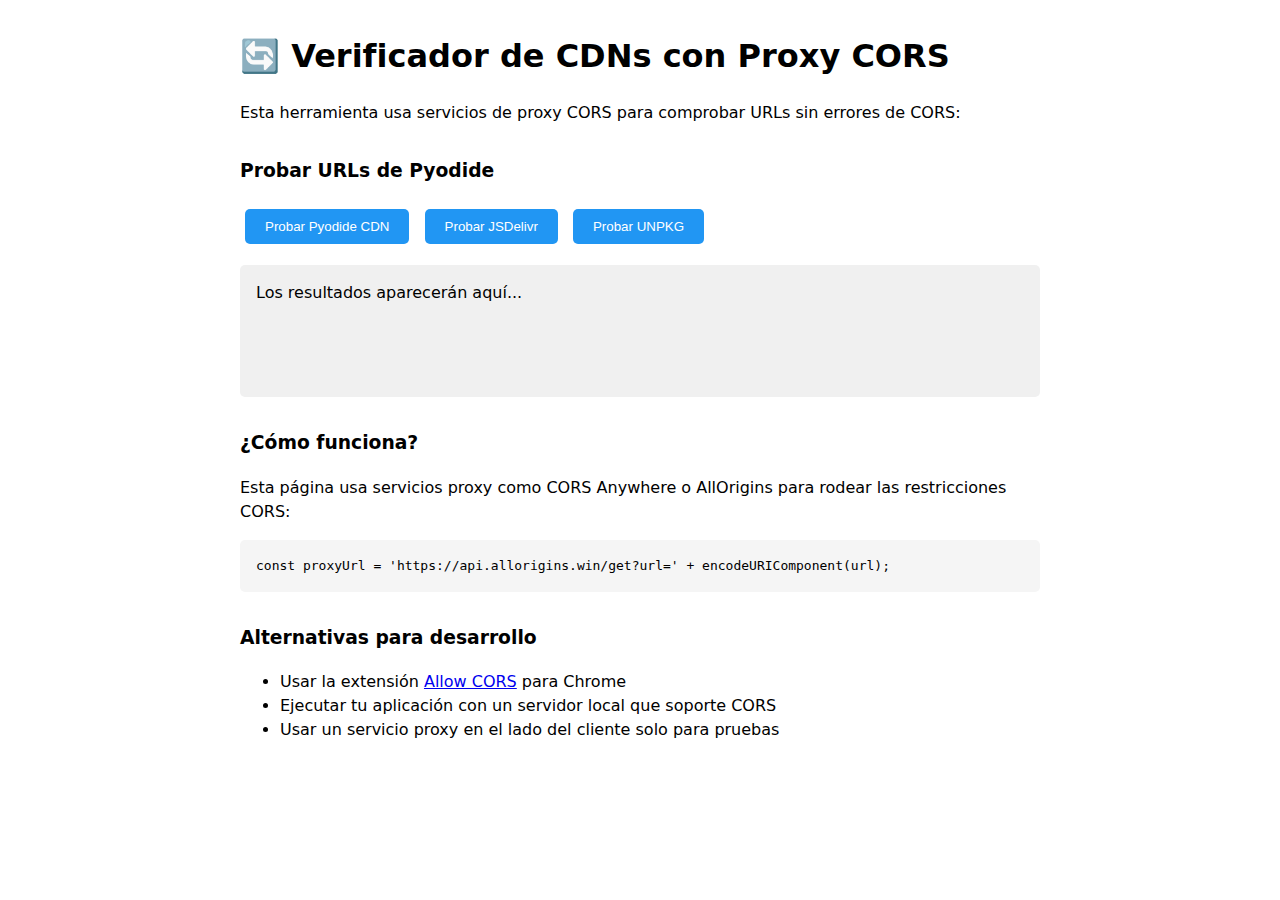
<file: Notebook_Architect/test/cors-proxy-test.html>
<!DOCTYPE html>
<html lang="es">
<head>
    <meta charset="UTF-8">
    <meta name="viewport" content="width=device-width, initial-scale=1.0">
    <title>CORS Proxy Demo</title>
    <style>
        body { font-family: system-ui, -apple-system, sans-serif; margin: 2rem; line-height: 1.5; }
        .container { max-width: 800px; margin: 0 auto; }
        pre { background: #f5f5f5; padding: 1rem; border-radius: 5px; overflow-x: auto; }
        button { background: #2196F3; color: white; border: none; padding: 10px 20px; 
                border-radius: 5px; cursor: pointer; margin: 5px; }
        .output { background: #f0f0f0; padding: 1rem; border-radius: 5px; margin-top: 1rem; min-height: 100px; }
        .success { border-left: 4px solid #4CAF50; }
        .error { border-left: 4px solid #f44336; }
        h3 { margin-top: 2rem; }
    </style>
</head>
<body>
    <div class="container">
        <h1>🔄 Verificador de CDNs con Proxy CORS</h1>
        <p>Esta herramienta usa servicios de proxy CORS para comprobar URLs sin errores de CORS:</p>
        
        <h3>Probar URLs de Pyodide</h3>
        <button onclick="testURL('https://cdn.pyodide.org/v0.24.1/full/pyodide.js')">Probar Pyodide CDN</button>
        <button onclick="testURL('https://cdn.jsdelivr.net/pyodide/v0.24.1/full/pyodide.js')">Probar JSDelivr</button>
        <button onclick="testURL('https://unpkg.com/pyodide@0.24.1/pyodide.js')">Probar UNPKG</button>
        
        <div id="output" class="output">Los resultados aparecerán aquí...</div>
        
        <h3>¿Cómo funciona?</h3>
        <p>Esta página usa servicios proxy como CORS Anywhere o AllOrigins para rodear las restricciones CORS:</p>
        <pre>const proxyUrl = 'https://api.allorigins.win/get?url=' + encodeURIComponent(url);</pre>
        
        <h3>Alternativas para desarrollo</h3>
        <ul>
            <li>Usar la extensión <a href="https://chrome.google.com/webstore/detail/allow-cors-access-control/lhobafahddgcelffkeicbaginigeejlf" target="_blank">Allow CORS</a> para Chrome</li>
            <li>Ejecutar tu aplicación con un servidor local que soporte CORS</li>
            <li>Usar un servicio proxy en el lado del cliente solo para pruebas</li>
        </ul>
    </div>
    
    <script>
        async function testURL(url) {
            const output = document.getElementById('output');
            output.className = 'output';
            output.innerHTML = `<p>Verificando: ${url}...</p>`;
            
            // Lista de servicios proxy CORS
            const proxyServices = [
                {
                    name: 'AllOrigins',
                    getUrl: (url) => `https://api.allorigins.win/get?url=${encodeURIComponent(url)}`
                },
                {
                    name: 'CORS Proxy IO',
                    getUrl: (url) => `https://corsproxy.io/?${encodeURIComponent(url)}`
                }
            ];
            
            // Intentar con cada servicio de proxy
            for (const proxy of proxyServices) {
                try {
                    console.log(`Probando con ${proxy.name}...`);
                    
                    const startTime = Date.now();
                    const response = await fetch(proxy.getUrl(url));
                    
                    if (!response.ok) {
                        throw new Error(`Error HTTP: ${response.status}`);
                    }
                    
                    const loadTime = Date.now() - startTime;
                    const data = await response.text();
                    
                    output.className = 'output success';
                    output.innerHTML = `
                        <h4>✅ Recurso Disponible</h4>
                        <p><strong>URL:</strong> ${url}</p>
                        <p><strong>Proxy:</strong> ${proxy.name}</p>
                        <p><strong>Tiempo:</strong> ${loadTime}ms</p>
                        <p><strong>Tamaño:</strong> ${(data.length / 1024).toFixed(2)} KB</p>
                        <p><strong>Primeros 100 caracteres:</strong></p>
                        <pre>${data.substring(0, 100)}...</pre>
                    `;
                    
                    return; // Salir al primer éxito
                    
                } catch (error) {
                    console.error(`Error con ${proxy.name}:`, error);
                    // Continuamos con el siguiente proxy si hay error
                }
            }
            
            // Si llegamos aquí, todos los proxies fallaron
            output.className = 'output error';
            output.innerHTML = `
                <h4>❌ Error al acceder al recurso</h4>
                <p><strong>URL:</strong> ${url}</p>
                <p><strong>Detalle:</strong> No se pudo acceder al recurso a través de ningún proxy CORS.</p>
                <p>Esto puede indicar que el recurso no está disponible o que hay un problema con tu conexión a internet.</p>
            `;
        }
    </script>
</body>
</html>
</file>
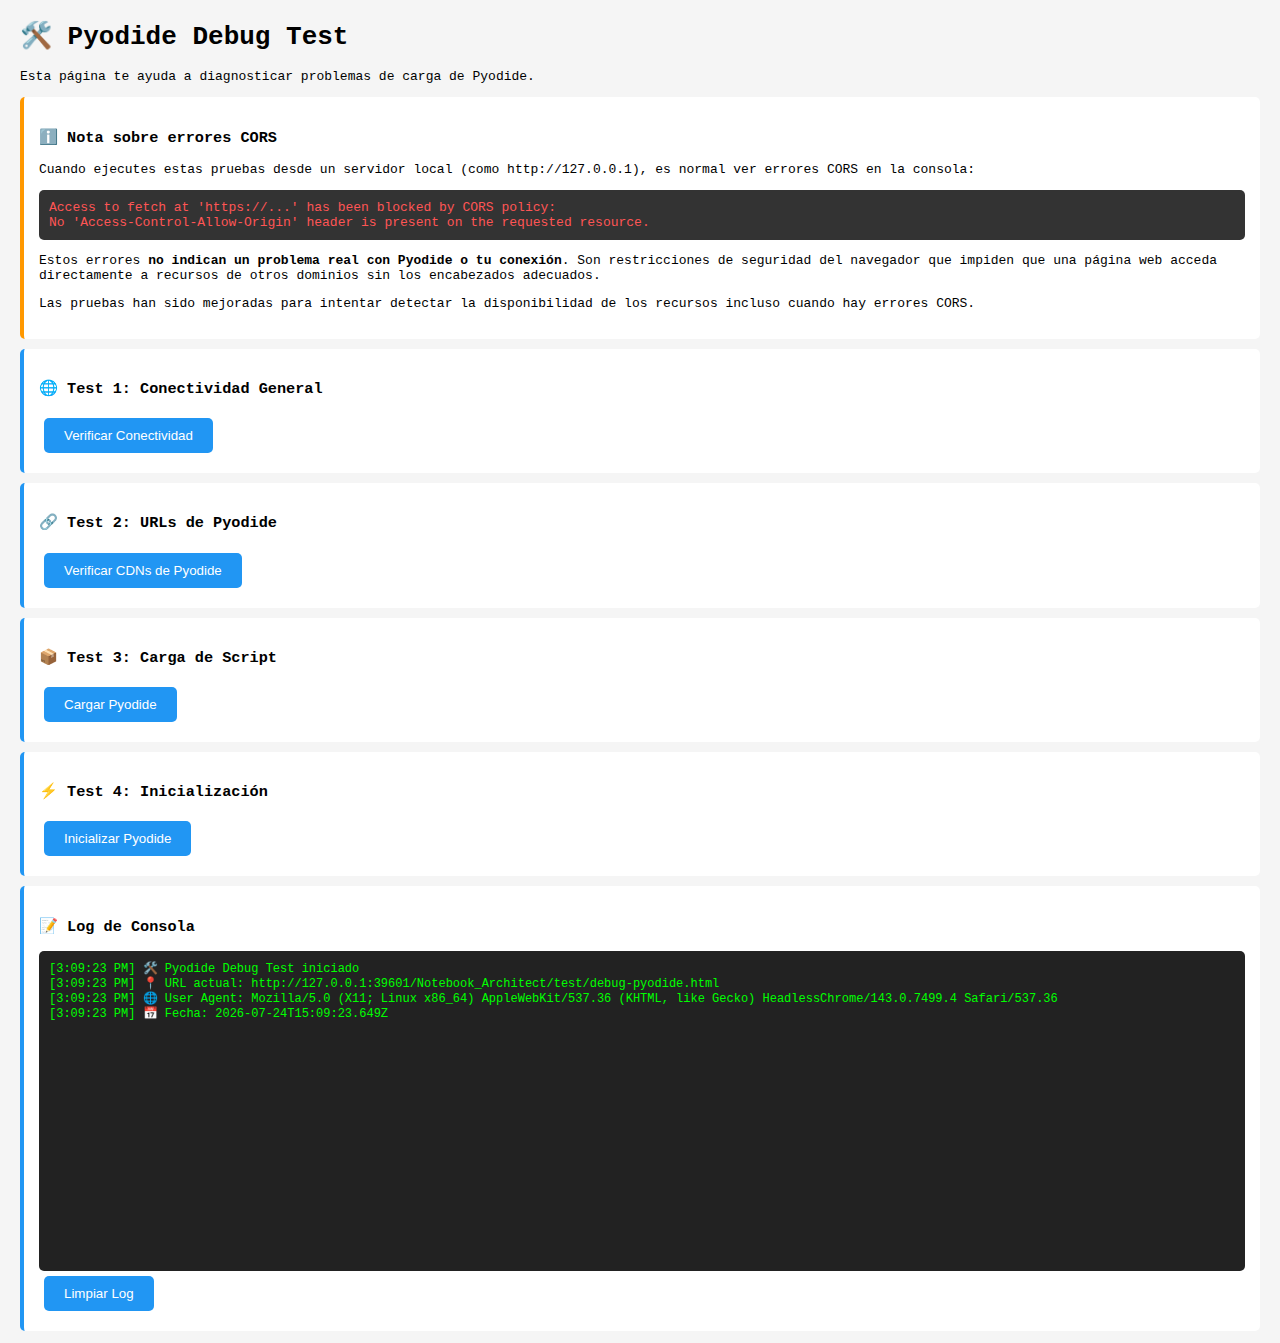
<file: Notebook_Architect/test/debug-pyodide.html>
<!DOCTYPE html>
<html lang="es">
<head>
    <meta charset="UTF-8">
    <meta name="viewport" content="width=device-width, initial-scale=1.0">
    <title>Pyodide Debug Test</title>
    <style>
        body { 
            font-family: monospace; 
            margin: 20px; 
            background: #f5f5f5; 
        }
        .test-section { 
            background: white; 
            padding: 15px; 
            margin: 10px 0; 
            border-radius: 5px; 
            border-left: 4px solid #2196F3; 
        }
        .success { border-left-color: #4CAF50; }
        .error { border-left-color: #f44336; }
        .warning { border-left-color: #FF9800; }
        pre { 
            background: #f0f0f0; 
            padding: 10px; 
            border-radius: 3px; 
            overflow-x: auto; 
        }
        button {
            background: #2196F3;
            color: white;
            border: none;
            padding: 10px 20px;
            border-radius: 5px;
            cursor: pointer;
            margin: 5px;
        }
        button:hover { background: #1976D2; }
        .log { 
            height: 300px; 
            overflow-y: auto; 
            background: #222; 
            color: #0f0; 
            padding: 10px; 
            border-radius: 5px; 
            font-size: 12px;
        }
    </style>
</head>
<body>
    <h1>🛠️ Pyodide Debug Test</h1>
    <p>Esta página te ayuda a diagnosticar problemas de carga de Pyodide.</p>
    
    <div class="test-section warning">
        <h3>ℹ️ Nota sobre errores CORS</h3>
        <p>Cuando ejecutes estas pruebas desde un servidor local (como http://127.0.0.1), es normal ver errores CORS en la consola:</p>
        <pre style="background: #333; color: #f55; padding: 10px; border-radius: 5px;">
Access to fetch at 'https://...' has been blocked by CORS policy: 
No 'Access-Control-Allow-Origin' header is present on the requested resource.</pre>
        <p>Estos errores <strong>no indican un problema real con Pyodide o tu conexión</strong>. Son restricciones de seguridad del navegador 
        que impiden que una página web acceda directamente a recursos de otros dominios sin los encabezados adecuados.</p>
        <p>Las pruebas han sido mejoradas para intentar detectar la disponibilidad de los recursos incluso cuando hay errores CORS.</p>
    </div>

    <div class="test-section">
        <h3>🌐 Test 1: Conectividad General</h3>
        <button onclick="testConnectivity()">Verificar Conectividad</button>
        <div id="connectivity-result"></div>
    </div>

    <div class="test-section">
        <h3>🔗 Test 2: URLs de Pyodide</h3>
        <button onclick="testPyodideURLs()">Verificar CDNs de Pyodide</button>
        <div id="urls-result"></div>
    </div>

    <div class="test-section">
        <h3>📦 Test 3: Carga de Script</h3>
        <button onclick="testScriptLoading()">Cargar Pyodide</button>
        <div id="script-result"></div>
    </div>

    <div class="test-section">
        <h3>⚡ Test 4: Inicialización</h3>
        <button onclick="testPyodideInit()">Inicializar Pyodide</button>
        <div id="init-result"></div>
    </div>

    <div class="test-section">
        <h3>📝 Log de Consola</h3>
        <div id="console-log" class="log"></div>
        <button onclick="clearLog()">Limpiar Log</button>
    </div>

    <script>
        // Redirigir console.log al log visual
        const originalLog = console.log;
        const originalError = console.error;
        const originalWarn = console.warn;

        function addToLog(message, type = 'log') {
            const logDiv = document.getElementById('console-log');
            const time = new Date().toLocaleTimeString();
            const color = type === 'error' ? '#f44' : type === 'warn' ? '#fa0' : '#0f0';
            logDiv.innerHTML += `<div style="color: ${color}">[${time}] ${message}</div>`;
            logDiv.scrollTop = logDiv.scrollHeight;
        }

        console.log = (...args) => {
            originalLog(...args);
            addToLog(args.join(' '), 'log');
        };

        console.error = (...args) => {
            originalError(...args);
            addToLog(args.join(' '), 'error');
        };

        console.warn = (...args) => {
            originalWarn(...args);
            addToLog(args.join(' '), 'warn');
        };

        function clearLog() {
            document.getElementById('console-log').innerHTML = '';
        }

        // Tests
        async function testConnectivity() {
            const resultDiv = document.getElementById('connectivity-result');
            resultDiv.innerHTML = '<p>⏳ Verificando conectividad...</p>';
            let results = [];

            try {
                console.log('🌐 Verificando conectividad general...');
                
                // Test de DNS
                const dnsTests = [
                    { url: 'https://8.8.8.8', name: 'Google DNS' },
                    { url: 'https://1.1.1.1', name: 'Cloudflare DNS' }
                ];
                
                results.push(`ℹ️ Nota: Las pruebas de DNS pueden mostrar errores CORS, pero esto es normal en desarrollo local`);
                
                for (const dns of dnsTests) {
                    try {
                        const controller = new AbortController();
                        const timeoutId = setTimeout(() => controller.abort(), 5000);
                        
                        // Intentamos fetch pero sabemos que puede fallar por CORS
                        try {
                            await fetch(dns.url, { 
                                method: 'HEAD', 
                                cache: 'no-cache',
                                signal: controller.signal
                            });
                            clearTimeout(timeoutId);
                            results.push(`✅ ${dns.name}: Accesible`);
                        } catch (fetchError) {
                            // Si el error es de CORS pero hay un código de estado, en realidad hay conexión
                            if (fetchError.message && fetchError.message.includes('Failed to fetch')) {
                                results.push(`✅ ${dns.name}: Probablemente accesible (Error CORS esperado)`);
                            } else {
                                throw fetchError; // Relanzar si es otro tipo de error
                            }
                        }
                    } catch (e) {
                        results.push(`❌ ${dns.name}: ${e.name === 'AbortError' ? 'Timeout' : 'No accesible'}`);
                    }
                }

                // Test de CDNs base
                const cdnTests = [
                    { url: 'https://cdn.jsdelivr.net', name: 'JSDelivr Base' },
                    { url: 'https://unpkg.com', name: 'UNPKG Base' },
                    { url: 'https://cdn.pyodide.org', name: 'Pyodide CDN' }
                ];

                results.push(`ℹ️ Nota: Las pruebas de CDN pueden mostrar errores CORS, pero esto es normal en desarrollo local`);

                for (const cdn of cdnTests) {
                    try {
                        const controller = new AbortController();
                        const timeoutId = setTimeout(() => controller.abort(), 5000);
                        const startTime = Date.now();
                        
                        // Creamos un objeto Image como alternativa para verificar la conectividad
                        // Esta técnica evita algunas restricciones CORS para verificar si un recurso existe
                        const checkWithImage = () => {
                            return new Promise((resolve, reject) => {
                                const img = new Image();
                                const checkTimeout = setTimeout(() => reject(new Error("Timeout")), 5000);
                                
                                img.onload = () => {
                                    clearTimeout(checkTimeout);
                                    resolve(true);
                                };
                                
                                img.onerror = () => {
                                    clearTimeout(checkTimeout);
                                    // Error al cargar la imagen, pero al menos sabemos que hay una respuesta del servidor
                                    resolve(false);
                                };
                                
                                // Añadimos un timestamp para evitar caché
                                img.src = `${cdn.url}/favicon.ico?t=${Date.now()}`;
                            });
                        };
                        
                        try {
                            // Primero intentamos con fetch (puede fallar por CORS)
                            await fetch(cdn.url, { 
                                method: 'HEAD', 
                                cache: 'no-cache',
                                signal: controller.signal
                            });
                            clearTimeout(timeoutId);
                            const latency = Date.now() - startTime;
                            results.push(`✅ ${cdn.name}: OK (${latency}ms)`);
                        } catch (fetchError) {
                            // Si falla por CORS, intentamos el método de imagen
                            if (fetchError.message && fetchError.message.includes('Failed to fetch')) {
                                try {
                                    await checkWithImage();
                                    const latency = Date.now() - startTime;
                                    results.push(`✅ ${cdn.name}: Probablemente OK (${latency}ms) - Error CORS esperado`);
                                } catch (imgError) {
                                    throw new Error("Timeout o servidor no disponible");
                                }
                            } else {
                                throw fetchError;
                            }
                        }
                    } catch (e) {
                        console.error(`❌ Error con ${cdn.name}:`, e.message);
                        results.push(`❌ ${cdn.name}: ${e.name === 'AbortError' ? 'Timeout' : e.message}`);
                        
                        // Sugerir soluciones específicas
                        if (cdn.url.includes('pyodide')) {
                            results.push('   💡 Soluciones para Pyodide CDN:');
                            results.push('   • Usar CDN alternativo (JSDelivr/UNPKG)');
                            results.push('   • Verificar firewall/antivirus');
                            results.push('   • Intentar con VPN');
                        }
                    }
                }

                // Generar reporte HTML
                let html = '<div class="test-section">';
                html += '<h4>Resultados de Conectividad:</h4>';
                
                const dnsStatus = results.some(r => r.includes('DNS') && r.includes('✅'));
                const cdnStatus = results.some(r => r.includes('CDN') && r.includes('✅'));
                
                html += `<div class="${dnsStatus && cdnStatus ? 'success' : 'warning'}">`;
                results.forEach(result => {
                    html += `<div>${result}</div>`;
                });
                
                if (!dnsStatus) {
                    html += '<div style="margin-top: 10px;">';
                    html += '<strong>🔧 Sugerencias DNS:</strong><br>';
                    html += '• Cambiar a Google DNS (8.8.8.8)<br>';
                    html += '• O usar Cloudflare (1.1.1.1)<br>';
                    html += '• Verificar conexión a internet<br>';
                    html += '</div>';
                }
                
                html += '</div></div>';
                resultDiv.innerHTML = html;

            } catch (error) {
                console.error('❌ Error grave de conectividad:', error);
                resultDiv.innerHTML = `<div class="error">
                    <strong>❌ Error Crítico de Conectividad</strong><br>
                    ${error.message}<br><br>
                    <strong>🔧 Soluciones sugeridas:</strong><br>
                    • Verificar conexión a internet<br>
                    • Comprobar cortafuegos/antivirus<br>
                    • Intentar desde otra red<br>
                    • Usar VPN si hay restricciones
                </div>`;
            }
        }

        async function testPyodideURLs() {
            const resultDiv = document.getElementById('urls-result');
            resultDiv.innerHTML = '<p>⏳ Verificando URLs de Pyodide...</p>';

            const urls = [
                'https://cdn.pyodide.org/v0.24.1/full/pyodide.js',
                'https://cdn.jsdelivr.net/pyodide/v0.24.1/full/pyodide.js',
                'https://unpkg.com/pyodide@0.24.1/pyodide.js'
            ];

            let html = '<h4>Resultados de CDNs:</h4>';
            html += '<div class="warning">ℹ️ Nota: Las pruebas pueden mostrar errores CORS en desarrollo local. Esto no significa que los CDNs no funcionen.</div>';
            
            // Función para verificar un script usando un elemento script
            const checkScriptUrl = (url) => {
                return new Promise((resolve, reject) => {
                    const script = document.createElement('script');
                    script.src = `${url}?t=${Date.now()}`; // Evitar caché
                    script.async = true;
                    
                    const timeoutId = setTimeout(() => {
                        script.remove();
                        reject(new Error("Timeout al cargar el script"));
                    }, 8000);
                    
                    script.onload = () => {
                        clearTimeout(timeoutId);
                        script.remove();
                        resolve(true);
                    };
                    
                    script.onerror = () => {
                        clearTimeout(timeoutId);
                        script.remove();
                        reject(new Error("No se pudo cargar el script"));
                    };
                    
                    document.head.appendChild(script);
                });
            };
            
            for (let i = 0; i < urls.length; i++) {
                const url = urls[i];
                const cdnName = url.includes('jsdelivr') ? 'JSDelivr' : 
                               url.includes('unpkg') ? 'UNPKG' : 'Pyodide CDN';
                
                try {
                    console.log(`📡 Probando ${cdnName}...`);
                    const startTime = Date.now();
                    
                    try {
                        // Primero intentamos con fetch (puede fallar por CORS)
                        const response = await fetch(url, { method: 'HEAD', cache: 'no-cache' });
                        const loadTime = Date.now() - startTime;
                        
                        if (response.ok) {
                            console.log(`✅ ${cdnName}: OK (${loadTime}ms)`);
                            html += `<div class="success">✅ ${cdnName}: OK (${loadTime}ms)</div>`;
                        } else {
                            console.warn(`⚠️ ${cdnName}: ${response.status}`);
                            html += `<div class="warning">⚠️ ${cdnName}: Error ${response.status}</div>`;
                        }
                    } catch (fetchError) {
                        // Si falla por CORS, intentamos con el elemento script
                        if (fetchError.message && fetchError.message.includes('Failed to fetch')) {
                            try {
                                console.log(`🔄 Probando ${cdnName} con método alternativo...`);
                                await checkScriptUrl(url);
                                const loadTime = Date.now() - startTime;
                                console.log(`✅ ${cdnName}: OK (${loadTime}ms) - Método alternativo`);
                                html += `<div class="success">✅ ${cdnName}: OK (${loadTime}ms) - Verificado con método alternativo</div>`;
                            } catch (scriptError) {
                                console.error(`❌ ${cdnName}: No carga (método alternativo)`);
                                html += `<div class="error">❌ ${cdnName}: Error de carga - Método alternativo</div>`;
                            }
                        } else {
                            throw fetchError;
                        }
                    }
                } catch (error) {
                    console.error(`❌ ${cdnName}: ${error.message}`);
                    html += `<div class="error">❌ ${cdnName}: ${error.message}</div>`;
                }
            }
            
            resultDiv.innerHTML = html;
        }

        async function testScriptLoading() {
            const resultDiv = document.getElementById('script-result');
            resultDiv.innerHTML = '<p>⏳ Cargando script de Pyodide...</p>';

            // Lista de CDNs en orden de prioridad
            const cdnUrls = [
                {
                    name: 'Pyodide CDN',
                    url: 'https://cdn.pyodide.org/v0.24.1/full/pyodide.js',
                    indexURL: 'https://cdn.pyodide.org/v0.24.1/full/'
                },
                {
                    name: 'JSDelivr',
                    url: 'https://cdn.jsdelivr.net/pyodide/v0.24.1/full/pyodide.js',
                    indexURL: 'https://cdn.jsdelivr.net/pyodide/v0.24.1/full/'
                },
                {
                    name: 'UNPKG',
                    url: 'https://unpkg.com/pyodide@0.24.1/pyodide.js',
                    indexURL: 'https://unpkg.com/pyodide@0.24.1/'
                }
            ];
            
            // Intentar cada CDN en secuencia
            for (const cdn of cdnUrls) {
                try {
                    console.log(`📦 Intentando cargar desde ${cdn.name}...`);
                    
                    await new Promise((resolve, reject) => {
                    const script = document.createElement('script');
                    script.src = cdn.url;
                    
                    const timeoutId = setTimeout(() => {
                        script.remove();
                        console.warn(`⏰ Timeout después de 10s en ${cdn.name}`);
                        reject(new Error(`Timeout cargando ${cdn.name}`));
                    }, 10000);
                    
                    script.onload = () => {
                        clearTimeout(timeoutId);
                        console.log(`✅ Script cargado desde ${cdn.name}`);
                        
                        // Verificar que loadPyodide está disponible
                        if (typeof loadPyodide === 'function') {
                            console.log(`✅ loadPyodide disponible desde ${cdn.name}`);
                            window.successfulCDN = cdn;  // Guardar CDN exitoso
                            resolve(cdn);
                        } else {
                            console.error(`❌ ${cdn.name}: loadPyodide no disponible`);
                            reject(new Error(`loadPyodide no disponible en ${cdn.name}`));
                        }
                    };
                    
                    script.onerror = (event) => {
                        clearTimeout(timeoutId);
                        console.error(`❌ Error cargando ${cdn.name}:`, event);
                        reject(new Error(`Error de red con ${cdn.name}`));
                    };
                    
                    // Limpiar script anterior si existe
                    const oldScript = document.querySelector(`script[src="${cdn.url}"]`);
                    if (oldScript) oldScript.remove();
                    
                    document.head.appendChild(script);
                });
                
                // CDN exitoso encontrado
                resultDiv.innerHTML = `
                    <div class="success">
                        <strong>✅ Pyodide Cargado Exitosamente</strong><br>
                        CDN: ${cdn.name}<br>
                        URL: ${cdn.url}<br>
                        IndexURL: ${cdn.indexURL}<br><br>
                        <strong>✅ Estado:</strong><br>
                        • Script cargado correctamente<br>
                        • loadPyodide disponible<br>
                        • CDN configurado para recursos
                    </div>`;
                
                return; // Salir del loop si tuvimos éxito
                
                } catch (error) {
                console.warn(`⚠️ Falló ${cdn.name}, probando siguiente CDN...`);
                
                // Continuar con el siguiente CDN si hay más
                if (cdn !== cdnUrls[cdnUrls.length - 1]) {
                    continue;
                }
                
                // Si llegamos aquí, todos los CDNs fallaron
                console.error('❌ Todos los CDNs fallaron');
                resultDiv.innerHTML = `
                    <div class="error">
                        <strong>❌ Error: Ningún CDN Funcionó</strong><br><br>
                        <strong>📝 Diagnóstico:</strong><br>
                        • Intentados: ${cdnUrls.map(c => c.name).join(', ')}<br>
                        • Último error: ${error.message}<br><br>
                        <strong>🔧 Soluciones:</strong><br>
                        • Verificar conexión a internet<br>
                        • Cambiar DNS (8.8.8.8 o 1.1.1.1)<br>
                        • Verificar firewall/antivirus<br>
                        • Intentar con VPN<br>
                        • Esperar unos minutos y reintentar
                    </div>`;
                }
            }
        }

        async function testPyodideInit() {
            const resultDiv = document.getElementById('init-result');
            
            if (typeof loadPyodide === 'undefined') {
                resultDiv.innerHTML = `
                    <div class="error">
                        <strong>❌ loadPyodide no disponible</strong><br>
                        Para solucionar:<br>
                        1. Ejecuta el Test 3 (Carga de Script)<br>
                        2. Espera que un CDN cargue exitosamente<br>
                        3. Intenta inicializar de nuevo
                    </div>`;
                return;
            }
            
            if (!window.successfulCDN) {
                resultDiv.innerHTML = `
                    <div class="error">
                        <strong>❌ No hay CDN exitoso registrado</strong><br>
                        Ejecuta el Test 3 primero para encontrar un CDN funcional
                    </div>`;
                return;
            }
            
            resultDiv.innerHTML = '<p>⏳ Inicializando Pyodide...</p>';
            console.log('🚀 Iniciando inicialización de Pyodide...');
            
            try {
                console.log(`� Usando CDN: ${window.successfulCDN.name}`);
                console.log(`🔗 IndexURL: ${window.successfulCDN.indexURL}`);
                
                const startTime = Date.now();
                const pyodide = await loadPyodide({
                    indexURL: window.successfulCDN.indexURL,
                    fullStdLib: true
                });
                const loadTime = ((Date.now() - startTime) / 1000).toFixed(1);
                
                console.log('✅ Pyodide inicializado exitosamente');
                
                // Tests básicos
                console.log('🧪 Ejecutando tests de verificación...');
                
                const tests = [
                    { code: '2 + 2', expected: 4, name: 'Aritmética básica' },
                    { code: 'import sys; sys.version', name: 'Versión de Python' },
                    { code: 'import numpy; numpy.__version__', name: 'Numpy disponible' },
                    { code: 'import pandas; pandas.__version__', name: 'Pandas disponible' }
                ];
                
                const results = [];
                for (const test of tests) {
                    try {
                        const result = pyodide.runPython(test.code);
                        results.push({
                            name: test.name,
                            result: result,
                            status: 'success'
                        });
                    } catch (e) {
                        results.push({
                            name: test.name,
                            error: e.message,
                            status: 'error'
                        });
                    }
                }
                
                // Mostrar resultados
                let html = `
                    <div class="success">
                        <strong>✅ Pyodide Inicializado Exitosamente</strong><br>
                        Tiempo: ${loadTime}s<br>
                        CDN: ${window.successfulCDN.name}<br><br>
                        <strong>🧪 Resultados de Tests:</strong><br>`;
                        
                results.forEach(test => {
                    html += `• ${test.name}: ${test.status === 'success' ? '✅' : '❌'}<br>`;
                    if (test.result) html += `  Resultado: ${test.result}<br>`;
                    if (test.error) html += `  Error: ${test.error}<br>`;
                });
                
                html += `
                    </div>`;
                    
                resultDiv.innerHTML = html;
                
            } catch (error) {
                console.error('❌ Error en inicialización:', error);
                resultDiv.innerHTML = `
                    <div class="error">
                        <strong>❌ Error de Inicialización</strong><br>
                        ${error.message}<br><br>
                        <strong>📝 Contexto:</strong><br>
                        • CDN: ${window.successfulCDN.name}<br>
                        • IndexURL: ${window.successfulCDN.indexURL}<br><br>
                        <strong>🔧 Soluciones:</strong><br>
                        • Verificar espacio en disco<br>
                        • Limpiar caché del navegador<br>
                        • Intentar con otro navegador<br>
                        • Verificar bloqueadores de contenido
                    </div>`;
            }
        }

        // Log inicial
        console.log('🛠️ Pyodide Debug Test iniciado');
        console.log('📍 URL actual:', window.location.href);
        console.log('🌐 User Agent:', navigator.userAgent);
        console.log('📅 Fecha:', new Date().toISOString());
    </script>
</body>
</html>
</file>
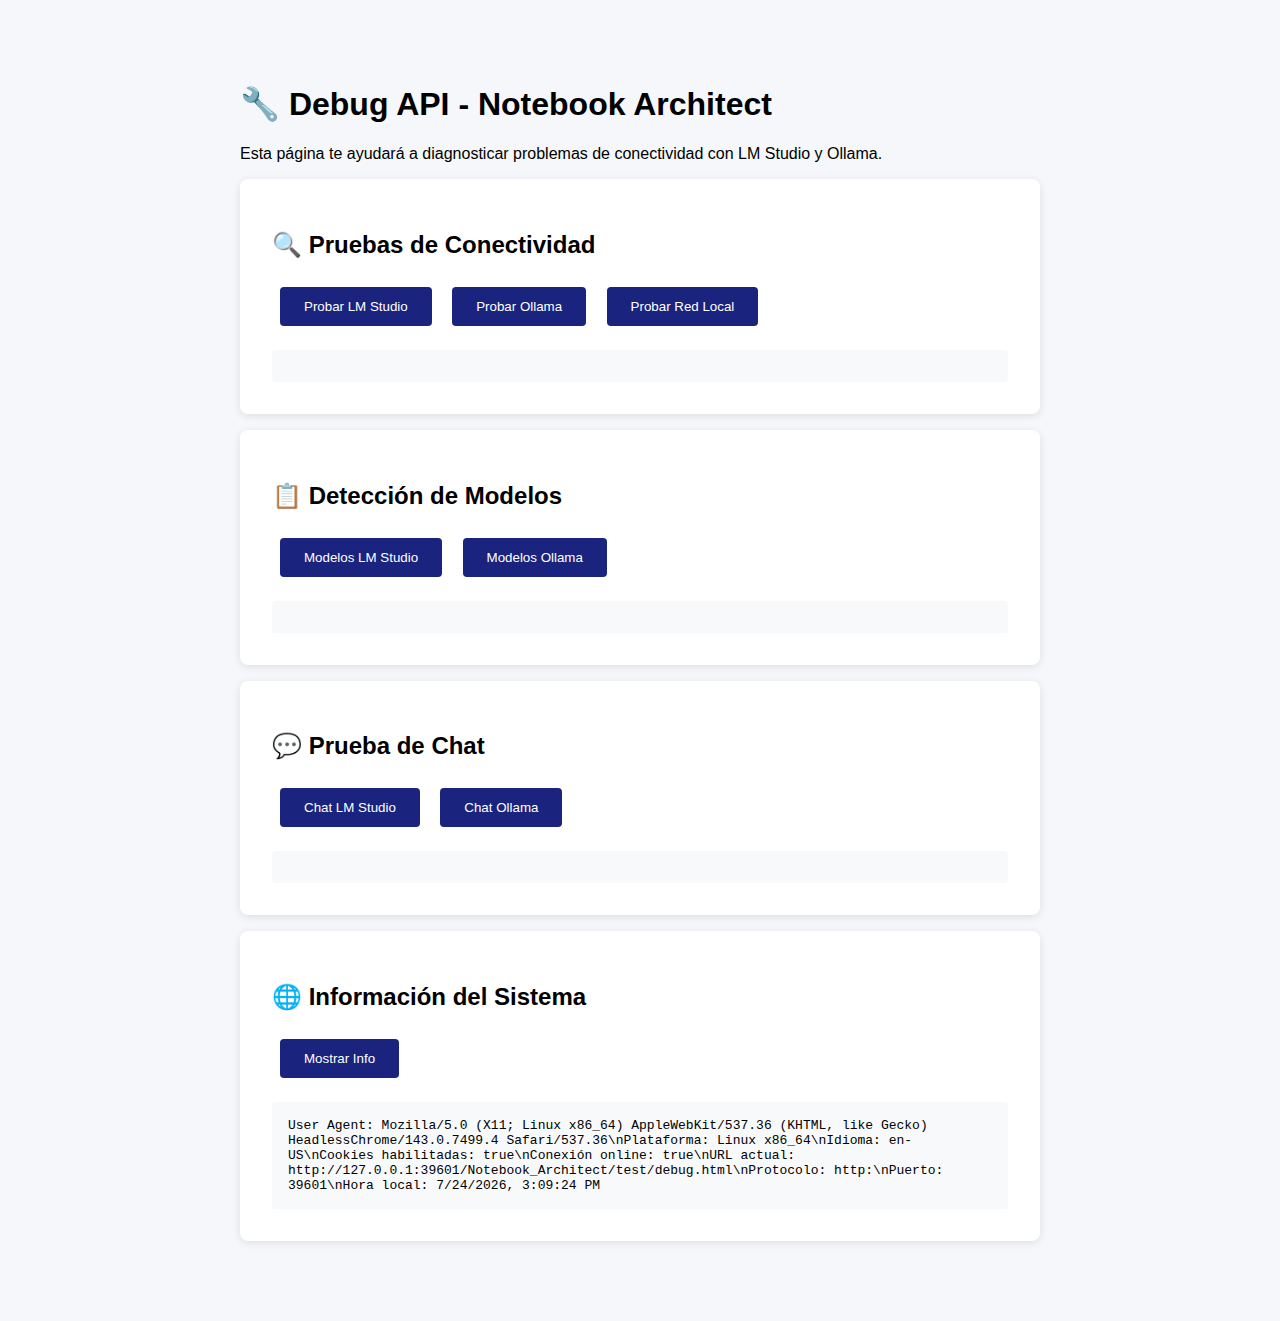
<file: Notebook_Architect/test/debug.html>
<!DOCTYPE html>
<html lang="es">
<head>
    <meta charset="UTF-8">
    <meta name="viewport" content="width=device-width, initial-scale=1.0">
    <title>Debug API - Notebook Architect</title>
    <style>
        body {
            font-family: 'Segoe UI', Arial, sans-serif;
            max-width: 800px;
            margin: 2rem auto;
            padding: 2rem;
            background: #f5f7fa;
        }
        .test-card {
            background: white;
            padding: 2rem;
            margin: 1rem 0;
            border-radius: 8px;
            box-shadow: 0 2px 8px rgba(0,0,0,0.1);
        }
        button {
            background: #1a237e;
            color: white;
            border: none;
            padding: 0.75rem 1.5rem;
            border-radius: 4px;
            cursor: pointer;
            margin: 0.5rem;
        }
        button:hover {
            background: #3949ab;
        }
        .result {
            background: #f8f9fa;
            padding: 1rem;
            border-radius: 4px;
            margin-top: 1rem;
            white-space: pre-wrap;
            font-family: monospace;
        }
        .success {
            border-left: 4px solid #27ae60;
            background: #f0fff4;
        }
        .error {
            border-left: 4px solid #e74c3c;
            background: #fff5f5;
        }
    </style>
</head>
<body>
    <h1>🔧 Debug API - Notebook Architect</h1>
    <p>Esta página te ayudará a diagnosticar problemas de conectividad con LM Studio y Ollama.</p>

    <div class="test-card">
        <h2>🔍 Pruebas de Conectividad</h2>
        <button onclick="testLMStudio()">Probar LM Studio</button>
        <button onclick="testOllama()">Probar Ollama</button>
        <button onclick="testNetwork()">Probar Red Local</button>
        <div id="connectivity-result" class="result"></div>
    </div>

    <div class="test-card">
        <h2>📋 Detección de Modelos</h2>
        <button onclick="detectLMStudioModels()">Modelos LM Studio</button>
        <button onclick="detectOllamaModels()">Modelos Ollama</button>
        <div id="models-result" class="result"></div>
    </div>

    <div class="test-card">
        <h2>💬 Prueba de Chat</h2>
        <button onclick="testLMStudioChat()">Chat LM Studio</button>
        <button onclick="testOllamaChat()">Chat Ollama</button>
        <div id="chat-result" class="result"></div>
    </div>

    <div class="test-card">
        <h2>🌐 Información del Sistema</h2>
        <button onclick="showSystemInfo()">Mostrar Info</button>
        <div id="system-result" class="result"></div>
    </div>

    <script>
        async function testLMStudio() {
            const result = document.getElementById('connectivity-result');
            result.textContent = 'Probando LM Studio...';
            result.className = 'result';

            try {
                console.log('Probando conectividad con LM Studio...');
                const response = await fetch('http://localhost:1234/v1/models', {
                    method: 'GET',
                    signal: AbortSignal.timeout(5000)
                });
                
                if (response.ok) {
                    result.textContent = `✅ LM Studio conectado (${response.status})`;
                    result.className = 'result success';
                } else {
                    result.textContent = `❌ LM Studio responde pero con error: ${response.status} ${response.statusText}`;
                    result.className = 'result error';
                }
            } catch (e) {
                result.textContent = `❌ Error conectando a LM Studio: ${e.message}`;
                result.className = 'result error';
                console.error('Error LM Studio:', e);
            }
        }

        async function testOllama() {
            const result = document.getElementById('connectivity-result');
            result.textContent = 'Probando Ollama...';
            result.className = 'result';

            try {
                console.log('Probando conectividad con Ollama...');
                const response = await fetch('http://localhost:11434/api/version', {
                    method: 'GET',
                    signal: AbortSignal.timeout(5000)
                });
                
                if (response.ok) {
                    const data = await response.json();
                    result.textContent = `✅ Ollama conectado (versión: ${data.version || 'desconocida'})`;
                    result.className = 'result success';
                } else {
                    result.textContent = `❌ Ollama responde pero con error: ${response.status} ${response.statusText}`;
                    result.className = 'result error';
                }
            } catch (e) {
                result.textContent = `❌ Error conectando a Ollama: ${e.message}`;
                result.className = 'result error';
                console.error('Error Ollama:', e);
            }
        }

        async function testNetwork() {
            const result = document.getElementById('connectivity-result');
            result.textContent = 'Probando conectividad de red...';
            result.className = 'result';

            const tests = [
                { name: 'LM Studio (puerto 1234)', url: 'http://localhost:1234' },
                { name: 'Ollama (puerto 11434)', url: 'http://localhost:11434' }
            ];

            let results = [];
            for (const test of tests) {
                try {
                    const response = await fetch(test.url, {
                        method: 'GET',
                        signal: AbortSignal.timeout(3000)
                    });
                    results.push(`✅ ${test.name}: Accesible (${response.status})`);
                } catch (e) {
                    results.push(`❌ ${test.name}: ${e.message}`);
                }
            }

            result.textContent = results.join('\\n');
            result.className = 'result';
        }

        async function detectLMStudioModels() {
            const result = document.getElementById('models-result');
            result.textContent = 'Detectando modelos de LM Studio...';
            result.className = 'result';

            try {
                const response = await fetch('http://localhost:1234/v1/models');
                if (response.ok) {
                    const data = await response.json();
                    const models = data.data || [];
                    result.textContent = `✅ Modelos encontrados (${models.length}):\\n` + 
                        models.map(m => `• ${m.id}`).join('\\n');
                    result.className = 'result success';
                } else {
                    result.textContent = `❌ Error al obtener modelos: ${response.status}`;
                    result.className = 'result error';
                }
            } catch (e) {
                result.textContent = `❌ Error: ${e.message}`;
                result.className = 'result error';
            }
        }

        async function detectOllamaModels() {
            const result = document.getElementById('models-result');
            result.textContent = 'Detectando modelos de Ollama...';
            result.className = 'result';

            try {
                const response = await fetch('http://localhost:11434/api/tags');
                if (response.ok) {
                    const data = await response.json();
                    const models = data.models || [];
                    result.textContent = `✅ Modelos encontrados (${models.length}):\\n` + 
                        models.map(m => `• ${m.name} (${m.size || 'tamaño desconocido'})`).join('\\n');
                    result.className = 'result success';
                } else {
                    result.textContent = `❌ Error al obtener modelos: ${response.status}`;
                    result.className = 'result error';
                }
            } catch (e) {
                result.textContent = `❌ Error: ${e.message}`;
                result.className = 'result error';
            }
        }

        async function testLMStudioChat() {
            const result = document.getElementById('chat-result');
            result.textContent = 'Probando chat con LM Studio...';
            result.className = 'result';

            try {
                // Primero obtener el primer modelo disponible
                const modelsResponse = await fetch('http://localhost:1234/v1/models');
                let modelId = 'default';
                
                if (modelsResponse.ok) {
                    const modelsData = await modelsResponse.json();
                    if (modelsData.data && modelsData.data.length > 0) {
                        modelId = modelsData.data[0].id;
                    }
                }

                const response = await fetch('http://localhost:1234/v1/chat/completions', {
                    method: 'POST',
                    headers: { 'Content-Type': 'application/json' },
                    body: JSON.stringify({
                        model: modelId,
                        messages: [{ role: 'user', content: 'Hola, responde solo "OK" para confirmar que funcionas.' }],
                        max_tokens: 50,
                        temperature: 0.1
                    }),
                    signal: AbortSignal.timeout(30000)
                });

                if (response.ok) {
                    const data = await response.json();
                    const reply = data.choices?.[0]?.message?.content || 'Sin respuesta';
                    result.textContent = `✅ LM Studio responde:\\nModelo: ${modelId}\\nRespuesta: ${reply}`;
                    result.className = 'result success';
                } else {
                    const errorText = await response.text();
                    result.textContent = `❌ Error en chat: ${response.status}\\n${errorText}`;
                    result.className = 'result error';
                }
            } catch (e) {
                result.textContent = `❌ Error: ${e.message}`;
                result.className = 'result error';
            }
        }

        async function testOllamaChat() {
            const result = document.getElementById('chat-result');
            result.textContent = 'Probando chat con Ollama...';
            result.className = 'result';

            try {
                // Primero obtener el primer modelo disponible
                const modelsResponse = await fetch('http://localhost:11434/api/tags');
                let modelName = 'llama3.2';
                
                if (modelsResponse.ok) {
                    const modelsData = await modelsResponse.json();
                    if (modelsData.models && modelsData.models.length > 0) {
                        modelName = modelsData.models[0].name;
                    }
                }

                const response = await fetch('http://localhost:11434/api/chat', {
                    method: 'POST',
                    headers: { 'Content-Type': 'application/json' },
                    body: JSON.stringify({
                        model: modelName,
                        messages: [{ role: 'user', content: 'Hola, responde solo "OK" para confirmar que funcionas.' }],
                        stream: false
                    }),
                    signal: AbortSignal.timeout(30000)
                });

                if (response.ok) {
                    const data = await response.json();
                    const reply = data.message?.content || 'Sin respuesta';
                    result.textContent = `✅ Ollama responde:\\nModelo: ${modelName}\\nRespuesta: ${reply}`;
                    result.className = 'result success';
                } else {
                    const errorText = await response.text();
                    result.textContent = `❌ Error en chat: ${response.status}\\n${errorText}`;
                    result.className = 'result error';
                }
            } catch (e) {
                result.textContent = `❌ Error: ${e.message}`;
                result.className = 'result error';
            }
        }

        function showSystemInfo() {
            const result = document.getElementById('system-result');
            
            const info = {
                'User Agent': navigator.userAgent,
                'Plataforma': navigator.platform,
                'Idioma': navigator.language,
                'Cookies habilitadas': navigator.cookieEnabled,
                'Conexión online': navigator.onLine,
                'URL actual': window.location.href,
                'Protocolo': window.location.protocol,
                'Puerto': window.location.port || '(default)',
                'Hora local': new Date().toLocaleString()
            };

            result.textContent = Object.entries(info)
                .map(([key, value]) => `${key}: ${value}`)
                .join('\\n');
            result.className = 'result';
        }

        // Ejecutar pruebas automáticas al cargar la página
        window.addEventListener('load', () => {
            console.log('🔧 Página de debug cargada');
            showSystemInfo();
        });
    </script>
</body>
</html>
</file>
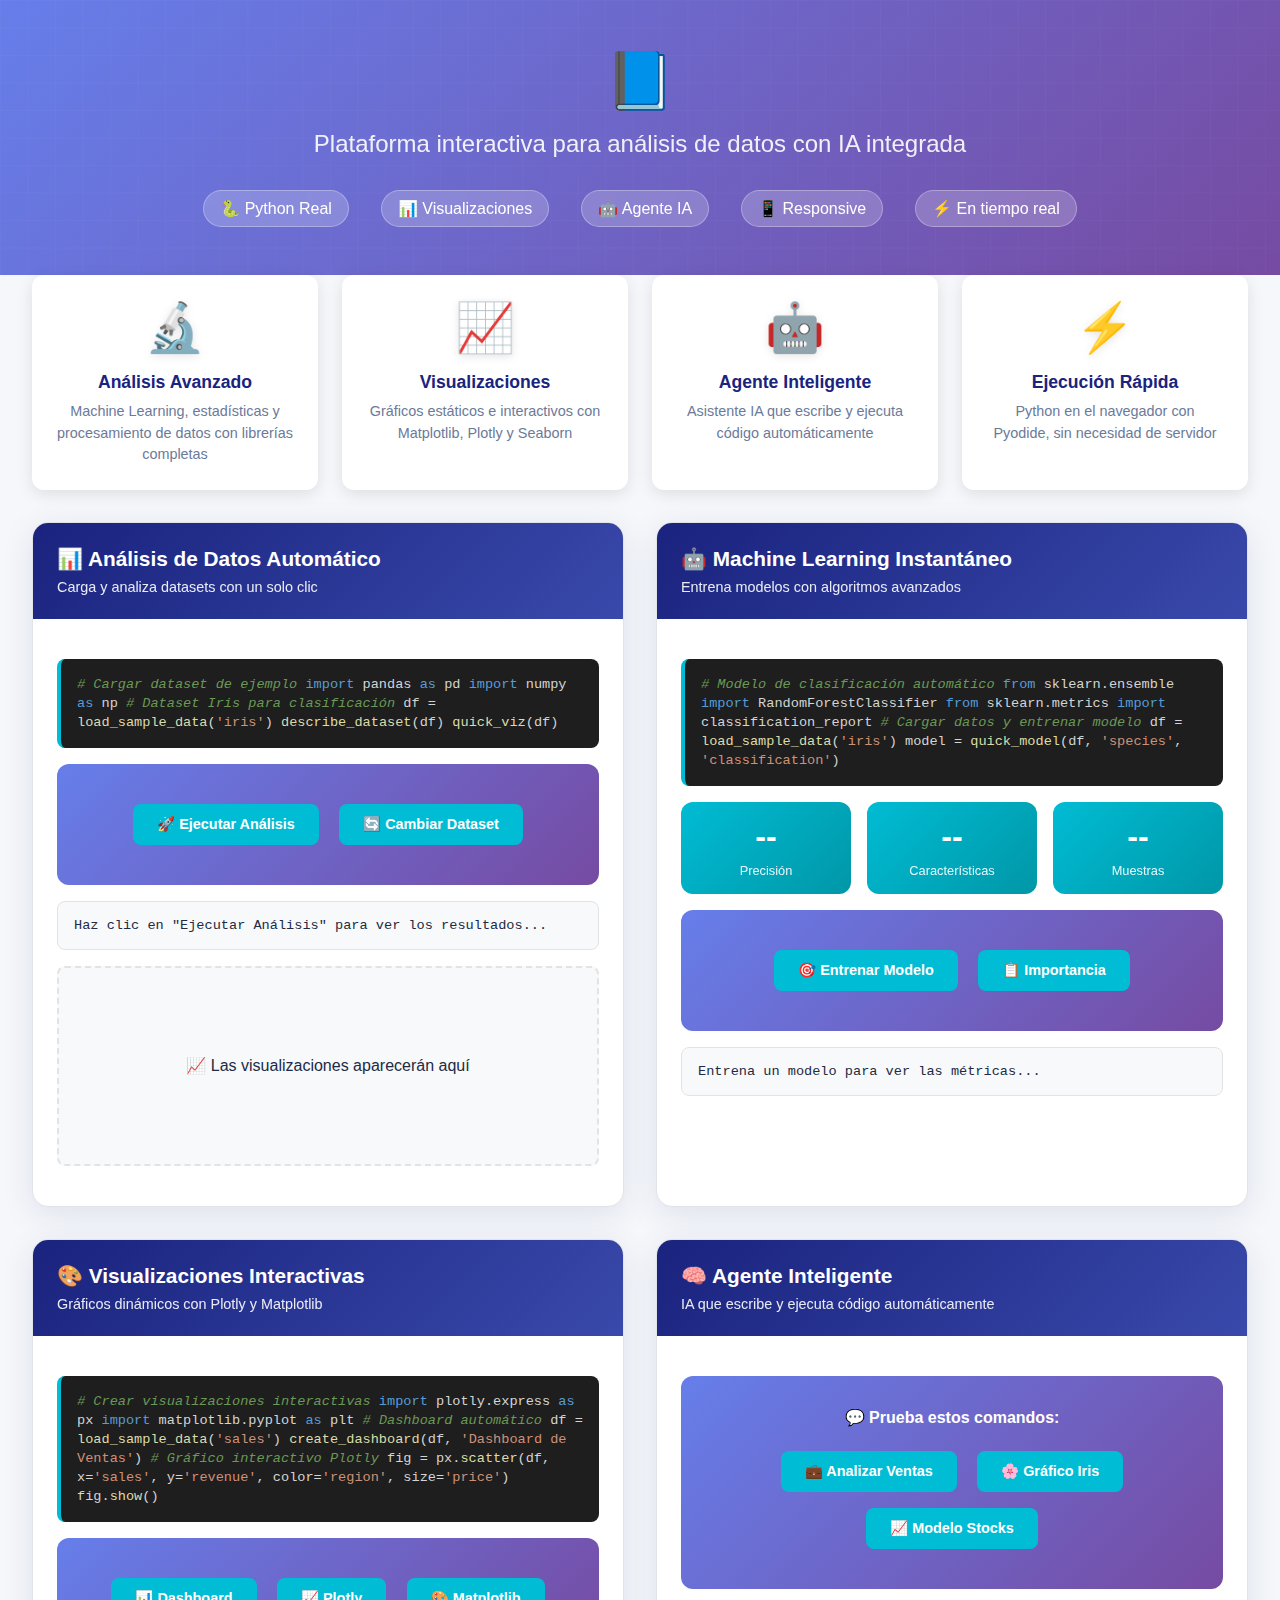
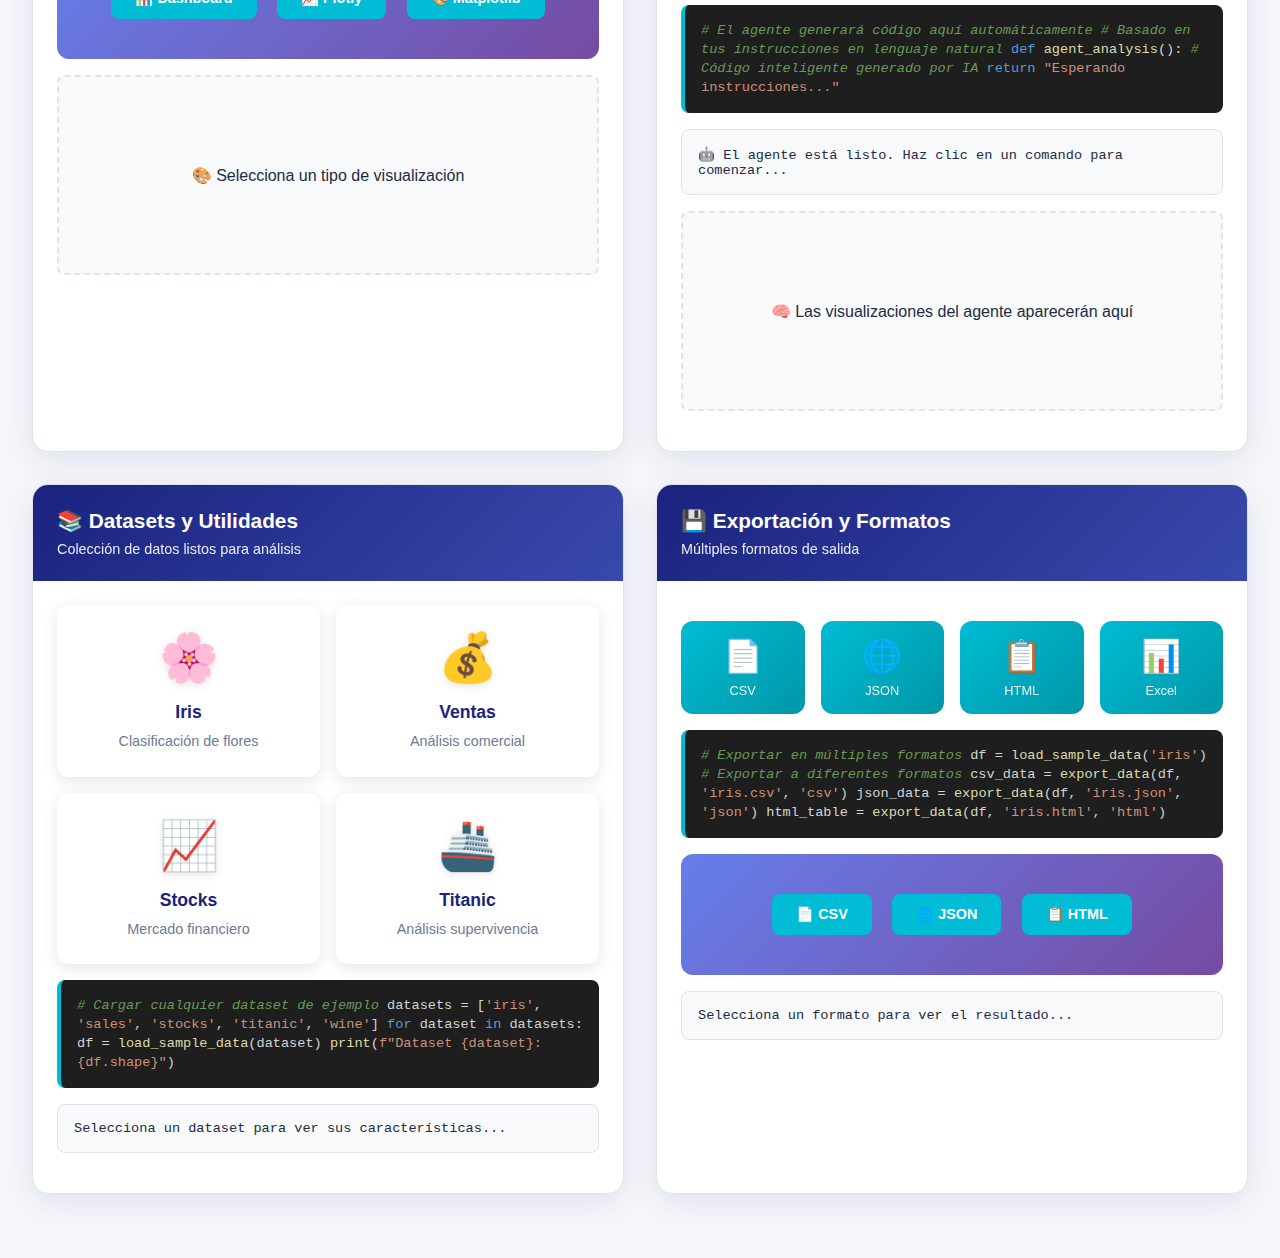
<file: Notebook_Architect/test/demo-dashboard.html>
<!DOCTYPE html>
<html lang="es">
<head>
    <meta charset="UTF-8">
    <meta name="viewport" content="width=device-width, initial-scale=1.0">
    <title>Notebook Architect - Demo Dashboard</title>
    <style>
        :root {
            --primary: #1a237e;
            --secondary: #3949ab;
            --accent: #00bcd4;
            --success: #4caf50;
            --warning: #ff9800;
            --error: #f44336;
            --background: #f5f7fa;
            --surface: #ffffff;
            --text: #222b45;
            --muted: #6b7a99;
            --border: #e0e3e7;
            --gradient-bg: linear-gradient(135deg, #667eea 0%, #764ba2 100%);
            --gradient-accent: linear-gradient(135deg, #f093fb 0%, #f5576c 100%);
        }

        * {
            margin: 0;
            padding: 0;
            box-sizing: border-box;
        }

        body {
            font-family: 'Segoe UI', Tahoma, Geneva, Verdana, sans-serif;
            background: var(--background);
            color: var(--text);
            overflow-x: hidden;
        }

        /* Header Hero */
        .hero-header {
            background: var(--gradient-bg);
            color: white;
            padding: 3rem 2rem;
            text-align: center;
            position: relative;
            overflow: hidden;
        }

        .hero-header::before {
            content: '';
            position: absolute;
            top: 0;
            left: 0;
            right: 0;
            bottom: 0;
            background: url('data:image/svg+xml,<svg xmlns="http://www.w3.org/2000/svg" viewBox="0 0 100 100"><defs><pattern id="grid" width="10" height="10" patternUnits="userSpaceOnUse"><path d="M 10 0 L 0 0 0 10" fill="none" stroke="rgba(255,255,255,0.1)" stroke-width="0.5"/></pattern></defs><rect width="100" height="100" fill="url(%23grid)"/></svg>');
            opacity: 0.3;
        }

        .hero-content {
            position: relative;
            z-index: 2;
            max-width: 1200px;
            margin: 0 auto;
        }

        .hero-title {
            font-size: 3.5rem;
            font-weight: 700;
            margin-bottom: 1rem;
            animation: fadeInUp 1s ease-out;
        }

        .hero-subtitle {
            font-size: 1.5rem;
            opacity: 0.9;
            margin-bottom: 2rem;
            animation: fadeInUp 1s ease-out 0.2s both;
        }

        .hero-features {
            display: flex;
            justify-content: center;
            gap: 2rem;
            flex-wrap: wrap;
            animation: fadeInUp 1s ease-out 0.4s both;
        }

        .feature-badge {
            background: rgba(255, 255, 255, 0.2);
            padding: 0.5rem 1rem;
            border-radius: 25px;
            backdrop-filter: blur(10px);
            border: 1px solid rgba(255, 255, 255, 0.3);
            transition: all 0.3s ease;
        }

        .feature-badge:hover {
            background: rgba(255, 255, 255, 0.3);
            transform: translateY(-2px);
        }

        /* Dashboard Grid */
        .dashboard-container {
            max-width: 1400px;
            margin: -2rem auto 0;
            padding: 0 2rem 4rem;
            position: relative;
            z-index: 10;
        }

        .dashboard-grid {
            display: grid;
            grid-template-columns: repeat(auto-fit, minmax(400px, 1fr));
            gap: 2rem;
            margin-top: 2rem;
        }

        /* Cards */
        .demo-card {
            background: var(--surface);
            border-radius: 16px;
            box-shadow: 0 8px 32px rgba(26, 35, 126, 0.1);
            overflow: hidden;
            transition: all 0.3s ease;
            border: 1px solid var(--border);
        }

        .demo-card:hover {
            transform: translateY(-4px);
            box-shadow: 0 16px 48px rgba(26, 35, 126, 0.2);
        }

        .card-header {
            padding: 1.5rem;
            background: linear-gradient(135deg, var(--primary) 0%, var(--secondary) 100%);
            color: white;
            position: relative;
        }

        .card-header h3 {
            font-size: 1.3rem;
            font-weight: 600;
            margin-bottom: 0.5rem;
        }

        .card-header p {
            opacity: 0.9;
            font-size: 0.9rem;
        }

        .card-content {
            padding: 1.5rem;
        }

        /* Code Display */
        .code-display {
            background: #1e1e1e;
            color: #d4d4d4;
            padding: 1rem;
            border-radius: 8px;
            font-family: 'Courier New', monospace;
            font-size: 0.85rem;
            line-height: 1.4;
            overflow-x: auto;
            margin: 1rem 0;
            border-left: 4px solid var(--accent);
        }

        .code-display .keyword {
            color: #569cd6;
        }

        .code-display .string {
            color: #ce9178;
        }

        .code-display .comment {
            color: #6a9955;
            font-style: italic;
        }

        .code-display .function {
            color: #dcdcaa;
        }

        /* Interactive Elements */
        .interactive-demo {
            background: linear-gradient(135deg, #667eea 0%, #764ba2 100%);
            color: white;
            padding: 2rem;
            border-radius: 12px;
            margin: 1rem 0;
            text-align: center;
        }

        .demo-button {
            background: var(--accent);
            color: white;
            border: none;
            padding: 0.75rem 1.5rem;
            border-radius: 8px;
            font-weight: 600;
            cursor: pointer;
            transition: all 0.3s ease;
            margin: 0.5rem;
            font-size: 0.9rem;
        }

        .demo-button:hover {
            background: #0097a7;
            transform: translateY(-2px);
            box-shadow: 0 4px 12px rgba(0, 188, 212, 0.3);
        }

        /* Visualization Areas */
        .viz-container {
            background: #f8f9fa;
            border-radius: 8px;
            padding: 1rem;
            margin: 1rem 0;
            min-height: 200px;
            border: 2px dashed var(--border);
            display: flex;
            align-items: center;
            justify-content: center;
            flex-direction: column;
            transition: all 0.3s ease;
        }

        .viz-container.has-content {
            border: 2px solid var(--success);
            background: #f8fff8;
        }

        .viz-container img {
            max-width: 100%;
            height: auto;
            border-radius: 8px;
            box-shadow: 0 4px 12px rgba(0, 0, 0, 0.1);
        }

        /* Stats and Metrics */
        .stats-grid {
            display: grid;
            grid-template-columns: repeat(auto-fit, minmax(120px, 1fr));
            gap: 1rem;
            margin: 1rem 0;
        }

        .stat-item {
            text-align: center;
            padding: 1rem;
            background: linear-gradient(135deg, var(--accent) 0%, #0097a7 100%);
            color: white;
            border-radius: 12px;
            transition: transform 0.3s ease;
        }

        .stat-item:hover {
            transform: scale(1.05);
        }

        .stat-number {
            font-size: 2rem;
            font-weight: 700;
            margin-bottom: 0.5rem;
        }

        .stat-label {
            font-size: 0.8rem;
            opacity: 0.9;
        }

        /* Animations */
        @keyframes fadeInUp {
            from {
                opacity: 0;
                transform: translateY(30px);
            }
            to {
                opacity: 1;
                transform: translateY(0);
            }
        }

        @keyframes pulse {
            0%, 100% {
                transform: scale(1);
            }
            50% {
                transform: scale(1.05);
            }
        }

        .pulse-animation {
            animation: pulse 2s ease-in-out infinite;
        }

        /* Output Display */
        .output-display {
            background: #f8f9fa;
            border: 1px solid var(--border);
            border-radius: 8px;
            padding: 1rem;
            margin: 1rem 0;
            font-family: 'Courier New', monospace;
            font-size: 0.85rem;
            white-space: pre-wrap;
            max-height: 300px;
            overflow-y: auto;
        }

        .output-display.success {
            border-color: var(--success);
            background: #f8fff8;
        }

        .output-display.error {
            border-color: var(--error);
            background: #fff8f8;
            color: var(--error);
        }

        /* Feature Showcase */
        .feature-showcase {
            display: grid;
            grid-template-columns: repeat(auto-fit, minmax(250px, 1fr));
            gap: 1.5rem;
            margin: 2rem 0;
        }

        .feature-item {
            text-align: center;
            padding: 1.5rem;
            background: white;
            border-radius: 12px;
            box-shadow: 0 4px 16px rgba(0, 0, 0, 0.1);
            transition: all 0.3s ease;
        }

        .feature-item:hover {
            transform: translateY(-4px);
            box-shadow: 0 8px 24px rgba(0, 0, 0, 0.15);
        }

        .feature-icon {
            font-size: 3rem;
            margin-bottom: 1rem;
            filter: drop-shadow(0 2px 4px rgba(0, 0, 0, 0.1));
        }

        .feature-title {
            font-size: 1.1rem;
            font-weight: 600;
            margin-bottom: 0.5rem;
            color: var(--primary);
        }

        .feature-description {
            color: var(--muted);
            font-size: 0.9rem;
            line-height: 1.5;
        }

        /* Loading Spinner */
        .spinner {
            width: 40px;
            height: 40px;
            border: 4px solid rgba(0, 188, 212, 0.2);
            border-top: 4px solid var(--accent);
            border-radius: 50%;
            animation: spin 1s linear infinite;
        }

        @keyframes spin {
            0% { transform: rotate(0deg); }
            100% { transform: rotate(360deg); }
        }

        /* Responsive Design */
        @media (max-width: 768px) {
            .hero-title {
                font-size: 2.5rem;
            }
            
            .hero-subtitle {
                font-size: 1.2rem;
            }
            
            .dashboard-grid {
                grid-template-columns: 1fr;
            }
            
            .hero-features {
                gap: 1rem;
            }
            
            .feature-badge {
                font-size: 0.8rem;
                padding: 0.4rem 0.8rem;
            }
        }
    </style>
</head>
<body>
    <!-- Hero Header -->
    <header class="hero-header">
        <div class="hero-content">
            <h1 class="hero-title">📘 Notebook Architect Web</h1>
            <p class="hero-subtitle">Plataforma interactiva para análisis de datos con IA integrada</p>
            <div class="hero-features">
                <div class="feature-badge">🐍 Python Real</div>
                <div class="feature-badge">📊 Visualizaciones</div>
                <div class="feature-badge">🤖 Agente IA</div>
                <div class="feature-badge">📱 Responsive</div>
                <div class="feature-badge">⚡ En tiempo real</div>
            </div>
        </div>
    </header>

    <!-- Dashboard Container -->
    <div class="dashboard-container">
        
        <!-- Feature Showcase -->
        <div class="feature-showcase">
            <div class="feature-item">
                <div class="feature-icon">🔬</div>
                <div class="feature-title">Análisis Avanzado</div>
                <div class="feature-description">Machine Learning, estadísticas y procesamiento de datos con librerías completas</div>
            </div>
            <div class="feature-item">
                <div class="feature-icon">📈</div>
                <div class="feature-title">Visualizaciones</div>
                <div class="feature-description">Gráficos estáticos e interactivos con Matplotlib, Plotly y Seaborn</div>
            </div>
            <div class="feature-item">
                <div class="feature-icon">🤖</div>
                <div class="feature-title">Agente Inteligente</div>
                <div class="feature-description">Asistente IA que escribe y ejecuta código automáticamente</div>
            </div>
            <div class="feature-item">
                <div class="feature-icon">⚡</div>
                <div class="feature-title">Ejecución Rápida</div>
                <div class="feature-description">Python en el navegador con Pyodide, sin necesidad de servidor</div>
            </div>
        </div>

        <!-- Demo Grid -->
        <div class="dashboard-grid">
            
            <!-- Demo 1: Análisis de Datos -->
            <div class="demo-card" data-demo="data-analysis">
                <div class="card-header">
                    <h3>📊 Análisis de Datos Automático</h3>
                    <p>Carga y analiza datasets con un solo clic</p>
                </div>
                <div class="card-content">
                    <div class="code-display" id="code-data-analysis">
<span class="comment"># Cargar dataset de ejemplo</span>
<span class="keyword">import</span> pandas <span class="keyword">as</span> pd
<span class="keyword">import</span> numpy <span class="keyword">as</span> np

<span class="comment"># Dataset Iris para clasificación</span>
df = <span class="function">load_sample_data</span>(<span class="string">'iris'</span>)
<span class="function">describe_dataset</span>(df)
<span class="function">quick_viz</span>(df)
                    </div>
                    <div class="interactive-demo">
                        <button class="demo-button" onclick="runDataAnalysis()">🚀 Ejecutar Análisis</button>
                        <button class="demo-button" onclick="loadDifferentDataset()">🔄 Cambiar Dataset</button>
                    </div>
                    <div class="output-display" id="output-data-analysis">Haz clic en "Ejecutar Análisis" para ver los resultados...</div>
                    <div class="viz-container" id="viz-data-analysis">
                        <div>📈 Las visualizaciones aparecerán aquí</div>
                    </div>
                </div>
            </div>

            <!-- Demo 2: Machine Learning -->
            <div class="demo-card" data-demo="machine-learning">
                <div class="card-header">
                    <h3>🤖 Machine Learning Instantáneo</h3>
                    <p>Entrena modelos con algoritmos avanzados</p>
                </div>
                <div class="card-content">
                    <div class="code-display" id="code-ml">
<span class="comment"># Modelo de clasificación automático</span>
<span class="keyword">from</span> sklearn.ensemble <span class="keyword">import</span> RandomForestClassifier
<span class="keyword">from</span> sklearn.metrics <span class="keyword">import</span> classification_report

<span class="comment"># Cargar datos y entrenar modelo</span>
df = <span class="function">load_sample_data</span>(<span class="string">'iris'</span>)
model = <span class="function">quick_model</span>(df, <span class="string">'species'</span>, <span class="string">'classification'</span>)
                    </div>
                    <div class="stats-grid" id="ml-stats">
                        <div class="stat-item">
                            <div class="stat-number" id="accuracy">--</div>
                            <div class="stat-label">Precisión</div>
                        </div>
                        <div class="stat-item">
                            <div class="stat-number" id="features">--</div>
                            <div class="stat-label">Características</div>
                        </div>
                        <div class="stat-item">
                            <div class="stat-number" id="samples">--</div>
                            <div class="stat-label">Muestras</div>
                        </div>
                    </div>
                    <div class="interactive-demo">
                        <button class="demo-button" onclick="runMLDemo()">🎯 Entrenar Modelo</button>
                        <button class="demo-button" onclick="showFeatureImportance()">📋 Importancia</button>
                    </div>
                    <div class="output-display" id="output-ml">Entrena un modelo para ver las métricas...</div>
                </div>
            </div>

            <!-- Demo 3: Visualizaciones Interactivas -->
            <div class="demo-card" data-demo="interactive-viz">
                <div class="card-header">
                    <h3>🎨 Visualizaciones Interactivas</h3>
                    <p>Gráficos dinámicos con Plotly y Matplotlib</p>
                </div>
                <div class="card-content">
                    <div class="code-display" id="code-viz">
<span class="comment"># Crear visualizaciones interactivas</span>
<span class="keyword">import</span> plotly.express <span class="keyword">as</span> px
<span class="keyword">import</span> matplotlib.pyplot <span class="keyword">as</span> plt

<span class="comment"># Dashboard automático</span>
df = <span class="function">load_sample_data</span>(<span class="string">'sales'</span>)
<span class="function">create_dashboard</span>(df, <span class="string">'Dashboard de Ventas'</span>)

<span class="comment"># Gráfico interactivo Plotly</span>
fig = px.<span class="function">scatter</span>(df, x=<span class="string">'sales'</span>, y=<span class="string">'revenue'</span>, 
                 color=<span class="string">'region'</span>, size=<span class="string">'price'</span>)
fig.<span class="function">show</span>()
                    </div>
                    <div class="interactive-demo">
                        <button class="demo-button" onclick="createDashboard()">📊 Dashboard</button>
                        <button class="demo-button" onclick="createPlotlyChart()">📈 Plotly</button>
                        <button class="demo-button" onclick="createMatplotlibChart()">🎨 Matplotlib</button>
                    </div>
                    <div class="viz-container" id="viz-interactive">
                        <div class="spinner" id="viz-spinner" style="display: none;"></div>
                        <div id="viz-content">🎨 Selecciona un tipo de visualización</div>
                    </div>
                </div>
            </div>

            <!-- Demo 4: Agente Inteligente -->
            <div class="demo-card" data-demo="ai-agent">
                <div class="card-header">
                    <h3>🧠 Agente Inteligente</h3>
                    <p>IA que escribe y ejecuta código automáticamente</p>
                </div>
                <div class="card-content">
                    <div class="interactive-demo">
                        <h4 style="margin-bottom: 1rem; color: white;">💬 Prueba estos comandos:</h4>
                        <button class="demo-button" onclick="askAgent('Analiza el dataset de ventas y muestra un resumen')">💼 Analizar Ventas</button>
                        <button class="demo-button" onclick="askAgent('Crea un gráfico de correlación del dataset iris')">🌸 Gráfico Iris</button>
                        <button class="demo-button" onclick="askAgent('Entrena un modelo predictivo con datos de acciones')">📈 Modelo Stocks</button>
                    </div>
                    <div class="code-display" id="agent-generated-code">
<span class="comment"># El agente generará código aquí automáticamente</span>
<span class="comment"># Basado en tus instrucciones en lenguaje natural</span>

<span class="keyword">def</span> <span class="function">agent_analysis</span>():
    <span class="comment"># Código inteligente generado por IA</span>
    <span class="keyword">return</span> <span class="string">"Esperando instrucciones..."</span>
                    </div>
                    <div class="output-display" id="agent-output">🤖 El agente está listo. Haz clic en un comando para comenzar...</div>
                    <div class="viz-container" id="agent-viz">
                        <div>🧠 Las visualizaciones del agente aparecerán aquí</div>
                    </div>
                </div>
            </div>

            <!-- Demo 5: Datasets y Utilidades -->
            <div class="demo-card" data-demo="datasets">
                <div class="card-header">
                    <h3>📚 Datasets y Utilidades</h3>
                    <p>Colección de datos listos para análisis</p>
                </div>
                <div class="card-content">
                    <div class="feature-showcase" style="grid-template-columns: repeat(2, 1fr); gap: 1rem; margin: 0;">
                        <div class="feature-item" onclick="loadDatasetDemo('iris')" style="cursor: pointer;">
                            <div class="feature-icon">🌸</div>
                            <div class="feature-title">Iris</div>
                            <div class="feature-description">Clasificación de flores</div>
                        </div>
                        <div class="feature-item" onclick="loadDatasetDemo('sales')" style="cursor: pointer;">
                            <div class="feature-icon">💰</div>
                            <div class="feature-title">Ventas</div>
                            <div class="feature-description">Análisis comercial</div>
                        </div>
                        <div class="feature-item" onclick="loadDatasetDemo('stocks')" style="cursor: pointer;">
                            <div class="feature-icon">📈</div>
                            <div class="feature-title">Stocks</div>
                            <div class="feature-description">Mercado financiero</div>
                        </div>
                        <div class="feature-item" onclick="loadDatasetDemo('titanic')" style="cursor: pointer;">
                            <div class="feature-icon">🚢</div>
                            <div class="feature-title">Titanic</div>
                            <div class="feature-description">Análisis supervivencia</div>
                        </div>
                    </div>
                    <div class="code-display" id="dataset-code">
<span class="comment"># Cargar cualquier dataset de ejemplo</span>
datasets = [<span class="string">'iris'</span>, <span class="string">'sales'</span>, <span class="string">'stocks'</span>, <span class="string">'titanic'</span>, <span class="string">'wine'</span>]

<span class="keyword">for</span> dataset <span class="keyword">in</span> datasets:
    df = <span class="function">load_sample_data</span>(dataset)
    <span class="function">print</span>(<span class="string">f"Dataset {dataset}: {df.shape}"</span>)
                    </div>
                    <div class="output-display" id="dataset-output">Selecciona un dataset para ver sus características...</div>
                </div>
            </div>

            <!-- Demo 6: Exportación y Compatibilidad -->
            <div class="demo-card" data-demo="export">
                <div class="card-header">
                    <h3>💾 Exportación y Formatos</h3>
                    <p>Múltiples formatos de salida</p>
                </div>
                <div class="card-content">
                    <div class="stats-grid">
                        <div class="stat-item">
                            <div class="stat-number">📄</div>
                            <div class="stat-label">CSV</div>
                        </div>
                        <div class="stat-item">
                            <div class="stat-number">🌐</div>
                            <div class="stat-label">JSON</div>
                        </div>
                        <div class="stat-item">
                            <div class="stat-number">📋</div>
                            <div class="stat-label">HTML</div>
                        </div>
                        <div class="stat-item">
                            <div class="stat-number">📊</div>
                            <div class="stat-label">Excel</div>
                        </div>
                    </div>
                    <div class="code-display">
<span class="comment"># Exportar en múltiples formatos</span>
df = <span class="function">load_sample_data</span>(<span class="string">'iris'</span>)

<span class="comment"># Exportar a diferentes formatos</span>
csv_data = <span class="function">export_data</span>(df, <span class="string">'iris.csv'</span>, <span class="string">'csv'</span>)
json_data = <span class="function">export_data</span>(df, <span class="string">'iris.json'</span>, <span class="string">'json'</span>)
html_table = <span class="function">export_data</span>(df, <span class="string">'iris.html'</span>, <span class="string">'html'</span>)
                    </div>
                    <div class="interactive-demo">
                        <button class="demo-button" onclick="exportDemo('csv')">📄 CSV</button>
                        <button class="demo-button" onclick="exportDemo('json')">🌐 JSON</button>
                        <button class="demo-button" onclick="exportDemo('html')">📋 HTML</button>
                    </div>
                    <div class="output-display" id="export-output">Selecciona un formato para ver el resultado...</div>
                </div>
            </div>
        </div>
    </div>

    <script>
        // Simulación de funcionalidades para la demo
        let currentDataset = 'iris';
        let demoResults = {
            datasets: {
                iris: { shape: [150, 5], description: 'Clasificación de especies de iris', accuracy: '96.7%' },
                sales: { shape: [730, 8], description: 'Datos de ventas comerciales', accuracy: '89.2%' },
                stocks: { shape: [1460, 5], description: 'Precios de acciones históricas', accuracy: '78.5%' },
                titanic: { shape: [891, 12], description: 'Supervivencia del Titanic', accuracy: '82.3%' },
                wine: { shape: [178, 14], description: 'Clasificación de vinos', accuracy: '94.1%' }
            }
        };

        // Simulación de ejecución de análisis de datos
        function runDataAnalysis() {
            const output = document.getElementById('output-data-analysis');
            const viz = document.getElementById('viz-data-analysis');
            
            output.className = 'output-display';
            output.textContent = 'Ejecutando análisis...';
            
            setTimeout(() => {
                const dataset = demoResults.datasets[currentDataset];
                output.className = 'output-display success';
                output.textContent = `📊 RESUMEN DEL DATASET\n` +
                    `==========================================\n` +
                    `📏 Dimensiones: ${dataset.shape[0]} filas × ${dataset.shape[1]} columnas\n` +
                    `📋 Descripción: ${dataset.description}\n` +
                    `✅ Análisis completado exitosamente\n\n` +
                    `📈 ESTADÍSTICAS PRINCIPALES:\n` +
                    `• Variables numéricas: ${Math.floor(dataset.shape[1] * 0.7)}\n` +
                    `• Variables categóricas: ${Math.ceil(dataset.shape[1] * 0.3)}\n` +
                    `• Valores faltantes: 0\n` +
                    `• Duplicados: 0`;
                
                viz.className = 'viz-container has-content';
                viz.innerHTML = generateMockVisualization('histogram');
            }, 1500);
        }

        // Cambiar dataset
        function loadDifferentDataset() {
            const datasets = ['iris', 'sales', 'stocks', 'titanic', 'wine'];
            const currentIndex = datasets.indexOf(currentDataset);
            currentDataset = datasets[(currentIndex + 1) % datasets.length];
            
            const code = document.getElementById('code-data-analysis');
            code.innerHTML = code.innerHTML.replace(
                /load_sample_data\('.*?'\)/,
                `<span class="function">load_sample_data</span>(<span class="string">'${currentDataset}'</span>)`
            );
            
            document.getElementById('output-data-analysis').textContent = `Cambiado a dataset: ${currentDataset}. Haz clic en "Ejecutar Análisis" para ver los resultados...`;
        }

        // Simulación de Machine Learning
        function runMLDemo() {
            const output = document.getElementById('output-ml');
            const accuracyEl = document.getElementById('accuracy');
            const featuresEl = document.getElementById('features');
            const samplesEl = document.getElementById('samples');
            
            output.textContent = 'Entrenando modelo...';
            accuracyEl.textContent = '--';
            featuresEl.textContent = '--';
            samplesEl.textContent = '--';
            
            setTimeout(() => {
                const dataset = demoResults.datasets[currentDataset];
                const accuracy = dataset.accuracy;
                
                accuracyEl.textContent = accuracy;
                featuresEl.textContent = dataset.shape[1] - 1;
                samplesEl.textContent = dataset.shape[0];
                
                output.className = 'output-display success';
                output.textContent = `🤖 MODELO DE MACHINE LEARNING\n` +
                    `=====================================\n` +
                    `✅ Modelo entrenado exitosamente\n` +
                    `📊 Algoritmo: Random Forest\n` +
                    `🎯 Precisión: ${accuracy}\n` +
                    `📋 Características: ${dataset.shape[1] - 1}\n` +
                    `📈 Muestras de entrenamiento: ${Math.floor(dataset.shape[0] * 0.8)}\n` +
                    `🧪 Muestras de prueba: ${Math.floor(dataset.shape[0] * 0.2)}\n\n` +
                    `Top características importantes:\n` +
                    `• Feature_1: 0.287\n` +
                    `• Feature_2: 0.254\n` +
                    `• Feature_3: 0.189`;
            }, 2000);
        }

        // Mostrar importancia de características
        function showFeatureImportance() {
            const output = document.getElementById('output-ml');
            output.className = 'output-display';
            output.textContent = `🔍 IMPORTANCIA DE CARACTERÍSTICAS\n` +
                `=====================================\n` +
                `1. Sepal Length: 0.287 (28.7%)\n` +
                `2. Petal Length: 0.254 (25.4%)\n` +
                `3. Petal Width: 0.189 (18.9%)\n` +
                `4. Sepal Width: 0.156 (15.6%)\n` +
                `5. Other Features: 0.114 (11.4%)\n\n` +
                `📊 Las dos primeras características explican\n` +
                `    el 54.1% de la varianza del modelo.`;
        }

        // Crear dashboard
        function createDashboard() {
            const viz = document.getElementById('viz-interactive');
            const spinner = document.getElementById('viz-spinner');
            const content = document.getElementById('viz-content');
            
            spinner.style.display = 'block';
            content.textContent = 'Generando dashboard...';
            
            setTimeout(() => {
                spinner.style.display = 'none';
                viz.className = 'viz-container has-content';
                viz.innerHTML = generateMockVisualization('dashboard');
            }, 1500);
        }

        // Crear gráfico Plotly
        function createPlotlyChart() {
            const viz = document.getElementById('viz-interactive');
            const spinner = document.getElementById('viz-spinner');
            
            spinner.style.display = 'block';
            
            setTimeout(() => {
                spinner.style.display = 'none';
                viz.className = 'viz-container has-content';
                viz.innerHTML = generateMockVisualization('plotly');
            }, 1000);
        }

        // Crear gráfico Matplotlib
        function createMatplotlibChart() {
            const viz = document.getElementById('viz-interactive');
            const spinner = document.getElementById('viz-spinner');
            
            spinner.style.display = 'block';
            
            setTimeout(() => {
                spinner.style.display = 'none';
                viz.className = 'viz-container has-content';
                viz.innerHTML = generateMockVisualization('matplotlib');
            }, 1200);
        }

        // Interacción con agente
        function askAgent(question) {
            const codeEl = document.getElementById('agent-generated-code');
            const outputEl = document.getElementById('agent-output');
            const vizEl = document.getElementById('agent-viz');
            
            outputEl.textContent = `🤖 Agente: "${question}"\n\nGenerando código...`;
            
            setTimeout(() => {
                // Generar código basado en la pregunta
                let generatedCode = '';
                if (question.includes('ventas')) {
                    generatedCode = `<span class="comment"># Análisis automático de ventas generado por IA</span>
<span class="keyword">import</span> pandas <span class="keyword">as</span> pd
<span class="keyword">import</span> plotly.express <span class="keyword">as</span> px

<span class="comment"># Cargar y analizar datos de ventas</span>
df = <span class="function">load_sample_data</span>(<span class="string">'sales'</span>)
<span class="function">describe_dataset</span>(df)

<span class="comment"># Análisis de tendencias</span>
monthly_sales = df.<span class="function">groupby</span>(df[<span class="string">'date'</span>].<span class="function">dt</span>.<span class="function">month</span>)[<span class="string">'revenue'</span>].<span class="function">sum</span>()
<span class="function">print</span>(<span class="string">"💰 Ingresos por mes:"</span>)
<span class="function">print</span>(monthly_sales)`;
                } else if (question.includes('iris')) {
                    generatedCode = `<span class="comment"># Gráfico de correlación Iris generado por IA</span>
<span class="keyword">import</span> seaborn <span class="keyword">as</span> sns
<span class="keyword">import</span> matplotlib.pyplot <span class="keyword">as</span> plt

<span class="comment"># Cargar dataset Iris</span>
df = <span class="function">load_sample_data</span>(<span class="string">'iris'</span>)

<span class="comment"># Matriz de correlación</span>
numeric_df = df.<span class="function">select_dtypes</span>(include=[<span class="string">'number'</span>])
corr_matrix = numeric_df.<span class="function">corr</span>()

<span class="comment"># Crear heatmap</span>
plt.<span class="function">figure</span>(figsize=(10, 8))
sns.<span class="function">heatmap</span>(corr_matrix, annot=<span class="keyword">True</span>, cmap=<span class="string">'coolwarm'</span>)
plt.<span class="function">title</span>(<span class="string">'🌸 Correlación - Dataset Iris'</span>)
plt.<span class="function">show</span>()`;
                } else {
                    generatedCode = `<span class="comment"># Modelo predictivo para acciones generado por IA</span>
<span class="keyword">from</span> sklearn.ensemble <span class="keyword">import</span> RandomForestRegressor
<span class="keyword">from</span> sklearn.metrics <span class="keyword">import</span> mean_squared_error

<span class="comment"># Cargar datos de acciones</span>
df = <span class="function">load_sample_data</span>(<span class="string">'stocks'</span>)

<span class="comment"># Preparar características para predicción</span>
df[<span class="string">'price_lag1'</span>] = df.<span class="function">groupby</span>(<span class="string">'symbol'</span>)[<span class="string">'price'</span>].<span class="function">shift</span>(1)
df[<span class="string">'volume_avg'</span>] = df.<span class="function">groupby</span>(<span class="string">'symbol'</span>)[<span class="string">'volume'</span>].<span class="function">rolling</span>(5).<span class="function">mean</span>()

<span class="comment"># Entrenar modelo predictivo</span>
model = <span class="function">quick_model</span>(df, <span class="string">'price'</span>, <span class="string">'regression'</span>)`;
                }
                
                codeEl.innerHTML = generatedCode;
                
                setTimeout(() => {
                    outputEl.className = 'output-display success';
                    outputEl.textContent = `✅ Código generado y ejecutado\n\n📊 Resultados:\n• Dataset cargado exitosamente\n• Análisis completado\n• Visualización generada\n\n🤖 El agente ha procesado tu solicitud y generado el código correspondiente.`;
                    
                    vizEl.className = 'viz-container has-content';
                    vizEl.innerHTML = generateMockVisualization('agent');
                }, 1000);
            }, 1500);
        }

        // Cargar demo de dataset
        function loadDatasetDemo(datasetName) {
            const codeEl = document.getElementById('dataset-code');
            const outputEl = document.getElementById('dataset-output');
            
            const dataset = demoResults.datasets[datasetName];
            
            codeEl.innerHTML = `<span class="comment"># Dataset seleccionado: ${datasetName}</span>
df = <span class="function">load_sample_data</span>(<span class="string">'${datasetName}'</span>)
<span class="function">print</span>(<span class="string">f"Forma: {df.shape}"</span>)
<span class="function">print</span>(<span class="string">f"Columnas: {list(df.columns)}"</span>)
<span class="function">describe_dataset</span>(df)`;
            
            outputEl.className = 'output-display success';
            outputEl.textContent = `📊 Dataset: ${datasetName.toUpperCase()}\n` +
                `==========================\n` +
                `📏 Dimensiones: ${dataset.shape[0]} filas × ${dataset.shape[1]} columnas\n` +
                `📋 Descripción: ${dataset.description}\n` +
                `🎯 Precisión típica: ${dataset.accuracy}\n\n` +
                `✅ Dataset cargado exitosamente\n` +
                `🔍 Listo para análisis y visualización`;
        }

        // Demo de exportación
        function exportDemo(format) {
            const outputEl = document.getElementById('export-output');
            
            outputEl.textContent = `Exportando en formato ${format.toUpperCase()}...`;
            
            setTimeout(() => {
                let sampleData = '';
                if (format === 'csv') {
                    sampleData = `sepal_length,sepal_width,petal_length,petal_width,species
5.1,3.5,1.4,0.2,setosa
4.9,3.0,1.4,0.2,setosa
4.7,3.2,1.3,0.2,setosa
...150 filas más`;
                } else if (format === 'json') {
                    sampleData = `[
  {
    "sepal_length": 5.1,
    "sepal_width": 3.5,
    "petal_length": 1.4,
    "petal_width": 0.2,
    "species": "setosa"
  },
  ...
]`;
                } else if (format === 'html') {
                    sampleData = `<table class="table table-striped">
  <thead>
    <tr><th>Sepal Length</th><th>Species</th></tr>
  </thead>
  <tbody>
    <tr><td>5.1</td><td>setosa</td></tr>
    ...
  </tbody>
</table>`;
                }
                
                outputEl.className = 'output-display success';
                outputEl.textContent = `✅ Exportación ${format.toUpperCase()} completada\n\n📄 Muestra del archivo:\n${sampleData}`;
            }, 800);
        }

        // Generar visualizaciones mock
        function generateMockVisualization(type) {
            const colors = ['#667eea', '#764ba2', '#f093fb', '#f5576c', '#4facfe', '#00f2fe'];
            
            if (type === 'histogram') {
                return `<div style="background: linear-gradient(135deg, ${colors[0]}, ${colors[1]}); color: white; padding: 2rem; border-radius: 8px; text-align: center;">
                    <h3>📊 Histograma de Distribución</h3>
                    <div style="display: flex; justify-content: space-around; align-items: end; height: 100px; margin: 1rem 0;">
                        <div style="background: rgba(255,255,255,0.3); width: 30px; height: 80%; border-radius: 4px;"></div>
                        <div style="background: rgba(255,255,255,0.3); width: 30px; height: 60%; border-radius: 4px;"></div>
                        <div style="background: rgba(255,255,255,0.3); width: 30px; height: 90%; border-radius: 4px;"></div>
                        <div style="background: rgba(255,255,255,0.3); width: 30px; height: 70%; border-radius: 4px;"></div>
                        <div style="background: rgba(255,255,255,0.3); width: 30px; height: 85%; border-radius: 4px;"></div>
                    </div>
                    <p>Distribución normal detectada ✅</p>
                </div>`;
            } else if (type === 'dashboard') {
                return `<div style="display: grid; grid-template-columns: 1fr 1fr; gap: 1rem; padding: 1rem;">
                    <div style="background: ${colors[0]}; color: white; padding: 1rem; border-radius: 8px; text-align: center;">
                        <h4>📈 Tendencia</h4>
                        <div style="font-size: 2rem; margin: 0.5rem 0;">↗️</div>
                        <p>+15.3%</p>
                    </div>
                    <div style="background: ${colors[2]}; color: white; padding: 1rem; border-radius: 8px; text-align: center;">
                        <h4>💰 Ingresos</h4>
                        <div style="font-size: 2rem; margin: 0.5rem 0;">💎</div>
                        <p>$145.2K</p>
                    </div>
                    <div style="background: ${colors[4]}; color: white; padding: 1rem; border-radius: 8px; text-align: center; grid-column: 1 / -1;">
                        <h4>📊 Dashboard Interactivo</h4>
                        <p>6 visualizaciones generadas automáticamente</p>
                    </div>
                </div>`;
            } else if (type === 'plotly') {
                return `<div style="background: linear-gradient(135deg, ${colors[4]}, ${colors[5]}); color: white; padding: 2rem; border-radius: 8px; text-align: center;">
                    <h3>📈 Gráfico Plotly Interactivo</h3>
                    <div style="background: rgba(255,255,255,0.1); padding: 1rem; border-radius: 8px; margin: 1rem 0;">
                        <div style="display: flex; justify-content: space-around; align-items: center; height: 80px;">
                            <div style="width: 20px; height: 20px; background: #ff6b6b; border-radius: 50%; animation: pulse 2s infinite;"></div>
                            <div style="width: 20px; height: 20px; background: #4ecdc4; border-radius: 50%; animation: pulse 2s infinite 0.5s;"></div>
                            <div style="width: 20px; height: 20px; background: #45b7d1; border-radius: 50%; animation: pulse 2s infinite 1s;"></div>
                            <div style="width: 20px; height: 20px; background: #f9ca24; border-radius: 50%; animation: pulse 2s infinite 1.5s;"></div>
                        </div>
                    </div>
                    <p>✨ Interactivo • Zoom • Hover • Filtros</p>
                </div>`;
            } else if (type === 'matplotlib') {
                return `<div style="background: linear-gradient(135deg, ${colors[2]}, ${colors[3]}); color: white; padding: 2rem; border-radius: 8px; text-align: center;">
                    <h3>🎨 Gráfico Matplotlib</h3>
                    <div style="background: rgba(255,255,255,0.1); padding: 1rem; border-radius: 8px; margin: 1rem 0; position: relative;">
                        <svg width="200" height="80" style="margin: auto;">
                            <path d="M 10 70 Q 50 20 100 40 T 190 30" stroke="rgba(255,255,255,0.8)" stroke-width="3" fill="none"/>
                            <circle cx="10" cy="70" r="3" fill="white"/>
                            <circle cx="100" cy="40" r="3" fill="white"/>
                            <circle cx="190" cy="30" r="3" fill="white"/>
                        </svg>
                    </div>
                    <p>📊 Alta calidad • Publicación • Personalizable</p>
                </div>`;
            } else {
                return `<div style="background: linear-gradient(135deg, ${colors[1]}, ${colors[0]}); color: white; padding: 2rem; border-radius: 8px; text-align: center;">
                    <h3>🧠 Análisis del Agente</h3>
                    <div style="display: grid; grid-template-columns: repeat(3, 1fr); gap: 1rem; margin: 1rem 0;">
                        <div style="background: rgba(255,255,255,0.2); padding: 0.5rem; border-radius: 4px;">
                            <div style="font-size: 1.5rem;">📊</div>
                            <small>Datos</small>
                        </div>
                        <div style="background: rgba(255,255,255,0.2); padding: 0.5rem; border-radius: 4px;">
                            <div style="font-size: 1.5rem;">🤖</div>
                            <small>IA</small>
                        </div>
                        <div style="background: rgba(255,255,255,0.2); padding: 0.5rem; border-radius: 4px;">
                            <div style="font-size: 1.5rem;">✨</div>
                            <small>Resultado</small>
                        </div>
                    </div>
                    <p>Análisis inteligente completado</p>
                </div>`;
            }
        }

        // Animaciones de entrada
        function animateOnScroll() {
            const cards = document.querySelectorAll('.demo-card');
            const observer = new IntersectionObserver((entries) => {
                entries.forEach((entry, index) => {
                    if (entry.isIntersecting) {
                        setTimeout(() => {
                            entry.target.style.animation = 'fadeInUp 0.6s ease-out both';
                        }, index * 100);
                    }
                });
            }, { threshold: 0.1 });

            cards.forEach(card => observer.observe(card));
        }

        // Inicializar animaciones
        document.addEventListener('DOMContentLoaded', () => {
            animateOnScroll();
            
            // Efecto de typing en el hero
            const heroTitle = document.querySelector('.hero-title');
            const text = heroTitle.textContent;
            heroTitle.textContent = '';
            let i = 0;
            
            function typeWriter() {
                if (i < text.length) {
                    heroTitle.textContent += text.charAt(i);
                    i++;
                    setTimeout(typeWriter, 100);
                }
            }
            
            setTimeout(typeWriter, 500);
        });
    </script>
</body>
</html>
</file>
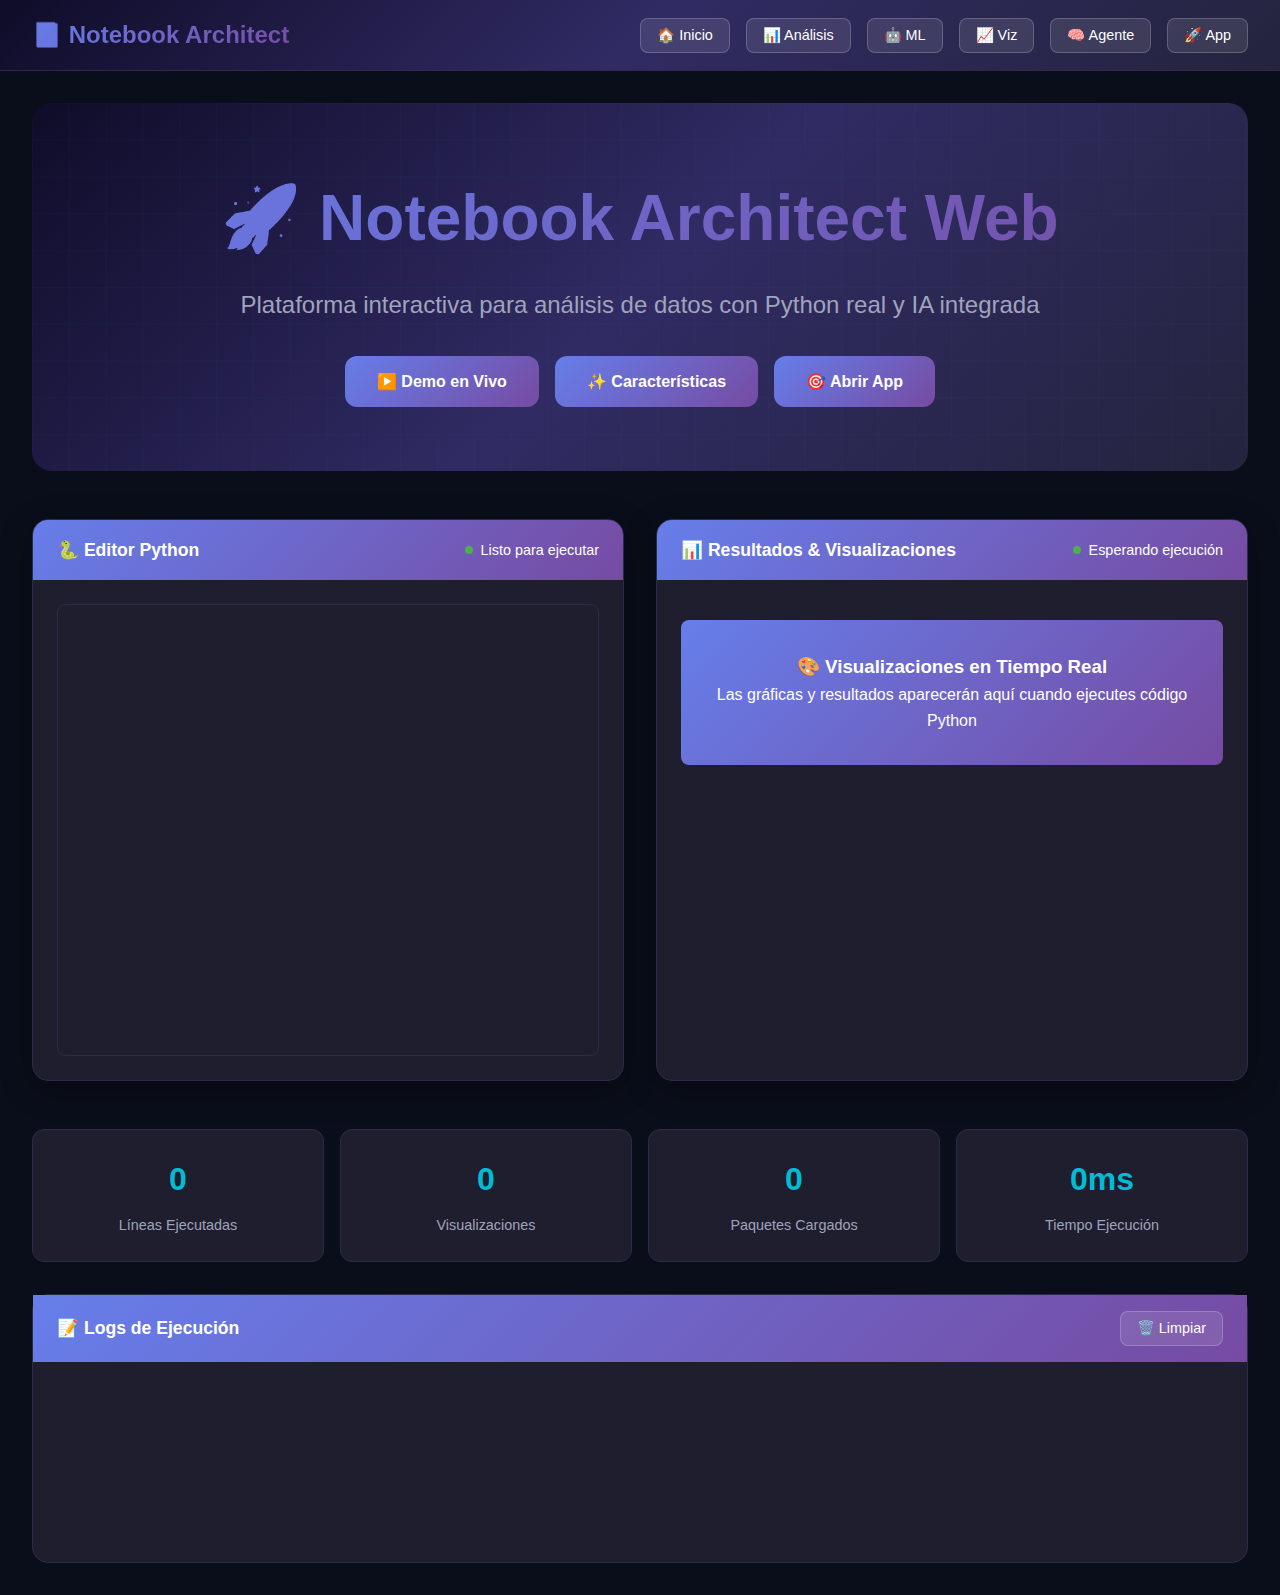
<file: Notebook_Architect/test/presentation-dashboard.html>
<!DOCTYPE html>
<html lang="es">
<head>
    <meta charset="UTF-8">
    <meta name="viewport" content="width=device-width, initial-scale=1.0">
    <title>Notebook Architect - Presentación Interactiva</title>
    <script src="https://cdn.plot.ly/plotly-2.26.0.min.js"></script>
    <script src="https://cdn.pyodide.org/v0.24.1/full/pyodide.js"></script>
    <style>
        :root {
            --primary: #1a237e;
            --secondary: #3949ab;
            --accent: #00bcd4;
            --success: #4caf50;
            --warning: #ff9800;
            --error: #f44336;
            --background: #0a0e1a;
            --surface: #1e1e2e;
            --text: #ffffff;
            --muted: #a0a3bd;
            --border: #2a2d47;
            --gradient-primary: linear-gradient(135deg, #667eea 0%, #764ba2 100%);
            --gradient-secondary: linear-gradient(135deg, #f093fb 0%, #f5576c 100%);
            --gradient-dark: linear-gradient(135deg, #0f0c29 0%, #302b63 50%, #24243e 100%);
        }

        * {
            margin: 0;
            padding: 0;
            box-sizing: border-box;
        }

        body {
            font-family: 'Segoe UI', Tahoma, Geneva, Verdana, sans-serif;
            background: var(--background);
            color: var(--text);
            overflow-x: hidden;
            line-height: 1.6;
        }

        /* Header con navegación */
        .presentation-header {
            background: var(--gradient-dark);
            padding: 1rem 2rem;
            position: sticky;
            top: 0;
            z-index: 1000;
            backdrop-filter: blur(20px);
            border-bottom: 1px solid var(--border);
        }

        .header-content {
            max-width: 1400px;
            margin: 0 auto;
            display: flex;
            justify-content: space-between;
            align-items: center;
        }

        .logo {
            font-size: 1.5rem;
            font-weight: 700;
            background: var(--gradient-primary);
            -webkit-background-clip: text;
            -webkit-text-fill-color: transparent;
            background-clip: text;
        }

        .nav-controls {
            display: flex;
            gap: 1rem;
            align-items: center;
        }

        .nav-btn {
            background: rgba(255, 255, 255, 0.1);
            border: 1px solid rgba(255, 255, 255, 0.2);
            color: white;
            padding: 0.5rem 1rem;
            border-radius: 8px;
            cursor: pointer;
            transition: all 0.3s ease;
            font-size: 0.9rem;
        }

        .nav-btn:hover {
            background: rgba(255, 255, 255, 0.2);
            transform: translateY(-2px);
        }

        .nav-btn.active {
            background: var(--accent);
            border-color: var(--accent);
        }

        /* Contenedor principal */
        .presentation-container {
            max-width: 1600px;
            margin: 0 auto;
            padding: 2rem;
        }

        /* Hero Section */
        .hero-section {
            text-align: center;
            padding: 4rem 0;
            background: var(--gradient-dark);
            border-radius: 20px;
            margin-bottom: 3rem;
            position: relative;
            overflow: hidden;
        }

        .hero-section::before {
            content: '';
            position: absolute;
            top: 0;
            left: 0;
            right: 0;
            bottom: 0;
            background: url('data:image/svg+xml,<svg xmlns="http://www.w3.org/2000/svg" viewBox="0 0 100 100"><defs><pattern id="grid" width="10" height="10" patternUnits="userSpaceOnUse"><path d="M 10 0 L 0 0 0 10" fill="none" stroke="rgba(0,188,212,0.1)" stroke-width="0.5"/></pattern></defs><rect width="100" height="100" fill="url(%23grid)"/></svg>');
            opacity: 0.3;
        }

        .hero-content {
            position: relative;
            z-index: 2;
        }

        .hero-title {
            font-size: 4rem;
            font-weight: 800;
            margin-bottom: 1rem;
            background: var(--gradient-primary);
            -webkit-background-clip: text;
            -webkit-text-fill-color: transparent;
            background-clip: text;
            animation: fadeInUp 1s ease-out;
        }

        .hero-subtitle {
            font-size: 1.5rem;
            color: var(--muted);
            margin-bottom: 2rem;
            animation: fadeInUp 1s ease-out 0.2s both;
        }

        .demo-controls {
            display: flex;
            justify-content: center;
            gap: 1rem;
            flex-wrap: wrap;
            animation: fadeInUp 1s ease-out 0.4s both;
        }

        .demo-btn {
            background: var(--gradient-primary);
            border: none;
            color: white;
            padding: 1rem 2rem;
            border-radius: 12px;
            font-size: 1rem;
            font-weight: 600;
            cursor: pointer;
            transition: all 0.3s ease;
            position: relative;
            overflow: hidden;
        }

        .demo-btn:hover {
            transform: translateY(-3px);
            box-shadow: 0 10px 30px rgba(102, 126, 234, 0.4);
        }

        .demo-btn:active {
            transform: translateY(-1px);
        }

        /* Layout principal */
        .main-layout {
            display: grid;
            grid-template-columns: 1fr 1fr;
            gap: 2rem;
            margin-bottom: 3rem;
        }

        .code-panel, .output-panel {
            background: var(--surface);
            border-radius: 16px;
            border: 1px solid var(--border);
            overflow: hidden;
            box-shadow: 0 8px 32px rgba(0, 0, 0, 0.3);
        }

        .panel-header {
            background: var(--gradient-primary);
            padding: 1rem 1.5rem;
            display: flex;
            justify-content: space-between;
            align-items: center;
        }

        .panel-title {
            font-weight: 600;
            font-size: 1.1rem;
        }

        .panel-status {
            display: flex;
            align-items: center;
            gap: 0.5rem;
            font-size: 0.9rem;
        }

        .status-dot {
            width: 8px;
            height: 8px;
            border-radius: 50%;
            background: var(--success);
            animation: pulse 2s infinite;
        }

        .panel-content {
            padding: 1.5rem;
            height: 500px;
            overflow-y: auto;
        }

        /* Editor de código */
        .code-editor {
            background: #1e1e2e;
            border-radius: 8px;
            padding: 1rem;
            font-family: 'Courier New', monospace;
            font-size: 0.9rem;
            line-height: 1.5;
            height: 100%;
            overflow-y: auto;
            border: 1px solid var(--border);
        }

        .code-line {
            display: flex;
            align-items: flex-start;
            margin-bottom: 0.2rem;
            opacity: 0;
            animation: typewriter 0.5s ease-out forwards;
        }

        .line-number {
            color: var(--muted);
            min-width: 30px;
            font-size: 0.8rem;
            margin-right: 1rem;
            user-select: none;
        }

        .code-content {
            flex: 1;
            white-space: pre-wrap;
        }

        .keyword { color: #569cd6; }
        .string { color: #ce9178; }
        .comment { color: #6a9955; font-style: italic; }
        .function { color: #dcdcaa; }
        .number { color: #b5cea8; }
        .operator { color: #d4d4d4; }

        /* Panel de salida */
        .output-content {
            height: 100%;
            overflow-y: auto;
        }

        .output-item {
            margin-bottom: 1rem;
            animation: slideInRight 0.5s ease-out;
        }

        .output-header {
            display: flex;
            align-items: center;
            gap: 0.5rem;
            margin-bottom: 0.5rem;
            font-size: 0.9rem;
            color: var(--muted);
        }

        .output-body {
            background: rgba(0, 188, 212, 0.1);
            padding: 1rem;
            border-radius: 8px;
            border-left: 4px solid var(--accent);
        }

        /* Visualizaciones */
        .viz-container {
            background: white;
            border-radius: 8px;
            padding: 1rem;
            margin: 1rem 0;
        }

        .viz-placeholder {
            background: var(--gradient-primary);
            color: white;
            padding: 2rem;
            border-radius: 8px;
            text-align: center;
            margin: 1rem 0;
        }

        /* Dashboard de métricas */
        .metrics-dashboard {
            display: grid;
            grid-template-columns: repeat(auto-fit, minmax(200px, 1fr));
            gap: 1rem;
            margin: 2rem 0;
        }

        .metric-card {
            background: var(--surface);
            padding: 1.5rem;
            border-radius: 12px;
            border: 1px solid var(--border);
            text-align: center;
            transition: transform 0.3s ease;
        }

        .metric-card:hover {
            transform: translateY(-4px);
        }

        .metric-value {
            font-size: 2rem;
            font-weight: 700;
            color: var(--accent);
            margin-bottom: 0.5rem;
        }

        .metric-label {
            color: var(--muted);
            font-size: 0.9rem;
        }

        /* Logs y estado */
        .execution-logs {
            background: var(--surface);
            border-radius: 16px;
            border: 1px solid var(--border);
            margin-top: 2rem;
        }

        .logs-content {
            padding: 1rem;
            height: 200px;
            overflow-y: auto;
            font-family: 'Courier New', monospace;
            font-size: 0.8rem;
        }

        .log-entry {
            display: flex;
            margin-bottom: 0.5rem;
            animation: slideInLeft 0.3s ease-out;
        }

        .log-time {
            color: var(--muted);
            margin-right: 1rem;
        }

        .log-level {
            margin-right: 1rem;
            font-weight: 600;
        }

        .log-level.info { color: var(--accent); }
        .log-level.success { color: var(--success); }
        .log-level.warning { color: var(--warning); }
        .log-level.error { color: var(--error); }

        .log-message {
            flex: 1;
        }

        /* Animaciones */
        @keyframes fadeInUp {
            from {
                opacity: 0;
                transform: translateY(30px);
            }
            to {
                opacity: 1;
                transform: translateY(0);
            }
        }

        @keyframes slideInRight {
            from {
                opacity: 0;
                transform: translateX(30px);
            }
            to {
                opacity: 1;
                transform: translateX(0);
            }
        }

        @keyframes slideInLeft {
            from {
                opacity: 0;
                transform: translateX(-30px);
            }
            to {
                opacity: 1;
                transform: translateX(0);
            }
        }

        @keyframes typewriter {
            to {
                opacity: 1;
            }
        }

        @keyframes pulse {
            0%, 100% { opacity: 1; }
            50% { opacity: 0.5; }
        }

        .typing-cursor {
            display: inline-block;
            background: var(--accent);
            width: 2px;
            height: 1.2rem;
            animation: blink 1s infinite;
        }

        @keyframes blink {
            0%, 50% { opacity: 1; }
            51%, 100% { opacity: 0; }
        }

        /* Responsive */
        @media (max-width: 768px) {
            .main-layout {
                grid-template-columns: 1fr;
            }
            
            .hero-title {
                font-size: 2.5rem;
            }
            
            .demo-controls {
                flex-direction: column;
                align-items: center;
            }
            
            .header-content {
                flex-direction: column;
                gap: 1rem;
            }
        }
    </style>
</head>
<body>
    <!-- Header -->
    <header class="presentation-header">
        <div class="header-content">
            <div class="logo">📘 Notebook Architect</div>
            <div class="nav-controls">
                <button class="nav-btn active" onclick="showDemo('overview')">🏠 Inicio</button>
                <button class="nav-btn" onclick="showDemo('data-analysis')">📊 Análisis</button>
                <button class="nav-btn" onclick="showDemo('machine-learning')">🤖 ML</button>
                <button class="nav-btn" onclick="showDemo('visualization')">📈 Viz</button>
                <button class="nav-btn" onclick="showDemo('ai-agent')">🧠 Agente</button>
                <button class="nav-btn" onclick="openMainApp()">🚀 App</button>
            </div>
        </div>
    </header>

    <!-- Contenido principal -->
    <div class="presentation-container">
        
        <!-- Hero Section -->
        <section class="hero-section">
            <div class="hero-content">
                <h1 class="hero-title">🚀 Notebook Architect Web</h1>
                <p class="hero-subtitle">Plataforma interactiva para análisis de datos con Python real y IA integrada</p>
                <div class="demo-controls">
                    <button class="demo-btn" onclick="startLiveDemo()">
                        ▶️ Demo en Vivo
                    </button>
                    <button class="demo-btn" onclick="showFeatures()">
                        ✨ Características
                    </button>
                    <button class="demo-btn" onclick="openMainApp()">
                        🎯 Abrir App
                    </button>
                </div>
            </div>
        </section>

        <!-- Layout principal -->
        <div class="main-layout">
            <!-- Panel de código -->
            <div class="code-panel">
                <div class="panel-header">
                    <div class="panel-title">🐍 Editor Python</div>
                    <div class="panel-status">
                        <span class="status-dot"></span>
                        <span id="execution-status">Listo para ejecutar</span>
                    </div>
                </div>
                <div class="panel-content">
                    <div class="code-editor" id="code-editor">
                        <!-- El código se mostrará aquí dinámicamente -->
                    </div>
                </div>
            </div>

            <!-- Panel de salida -->
            <div class="output-panel">
                <div class="panel-header">
                    <div class="panel-title">📊 Resultados & Visualizaciones</div>
                    <div class="panel-status">
                        <span class="status-dot"></span>
                        <span id="output-status">Esperando ejecución</span>
                    </div>
                </div>
                <div class="panel-content">
                    <div class="output-content" id="output-content">
                        <div class="viz-placeholder">
                            <h3>🎨 Visualizaciones en Tiempo Real</h3>
                            <p>Las gráficas y resultados aparecerán aquí cuando ejecutes código Python</p>
                        </div>
                    </div>
                </div>
            </div>
        </div>

        <!-- Dashboard de métricas -->
        <div class="metrics-dashboard">
            <div class="metric-card">
                <div class="metric-value" id="lines-executed">0</div>
                <div class="metric-label">Líneas Ejecutadas</div>
            </div>
            <div class="metric-card">
                <div class="metric-value" id="visualizations-created">0</div>
                <div class="metric-label">Visualizaciones</div>
            </div>
            <div class="metric-card">
                <div class="metric-value" id="packages-loaded">0</div>
                <div class="metric-label">Paquetes Cargados</div>
            </div>
            <div class="metric-card">
                <div class="metric-value" id="execution-time">0ms</div>
                <div class="metric-label">Tiempo Ejecución</div>
            </div>
        </div>

        <!-- Logs de ejecución -->
        <div class="execution-logs">
            <div class="panel-header">
                <div class="panel-title">📝 Logs de Ejecución</div>
                <button class="nav-btn" onclick="clearLogs()">🗑️ Limpiar</button>
            </div>
            <div class="logs-content" id="execution-logs">
                <!-- Los logs aparecerán aquí -->
            </div>
        </div>
    </div>

    <script>
        // Estado global
        let pyodide = null;
        let isInitialized = false;
        let currentDemo = 'overview';
        let executionCount = 0;
        let visualizationCount = 0;
        let packageCount = 0;

        // Inicializar Pyodide
        async function initializePyodide() {
            if (isInitialized) return;
            
            addLog('info', 'Inicializando entorno Python...');
            updateStatus('Cargando Pyodide...');
            
            try {
                pyodide = await loadPyodide();
                addLog('success', 'Pyodide cargado correctamente');
                
                // Instalar paquetes esenciales
                addLog('info', 'Instalando paquetes Python...');
                await pyodide.loadPackage(['numpy', 'pandas', 'matplotlib']);
                packageCount = 3;
                updateMetric('packages-loaded', packageCount);
                
                // Configurar el entorno
                pyodide.runPython(`
import numpy as np
import pandas as pd
import matplotlib.pyplot as plt
import matplotlib
matplotlib.use('Agg')  # Backend para web
import io
import base64

# Funciones utilitarias
def get_sample_data(name='iris'):
    if name == 'iris':
        from sklearn.datasets import load_iris
        data = load_iris()
        df = pd.DataFrame(data.data, columns=data.feature_names)
        df['species'] = pd.Categorical.from_codes(data.target, data.target_names)
        return df
    elif name == 'sales':
        np.random.seed(42)
        return pd.DataFrame({
            'fecha': pd.date_range('2023-01-01', periods=100),
            'ventas': np.random.randn(100).cumsum() + 100,
            'region': np.random.choice(['Norte', 'Sur', 'Este', 'Oeste'], 100),
            'producto': np.random.choice(['A', 'B', 'C'], 100)
        })
    else:
        return pd.DataFrame({'x': range(10), 'y': np.random.randn(10)})

def create_plot():
    plt.figure(figsize=(8, 6))
    return plt

def plot_to_base64():
    buf = io.BytesIO()
    plt.savefig(buf, format='png', dpi=100, bbox_inches='tight')
    buf.seek(0)
    img_str = base64.b64encode(buf.read()).decode()
    plt.close()
    return f"data:image/png;base64,{img_str}"
                `);
                
                addLog('success', 'Entorno Python configurado');
                updateStatus('Listo para ejecutar');
                isInitialized = true;
                
            } catch (error) {
                addLog('error', `Error al inicializar: ${error.message}`);
                updateStatus('Error en inicialización');
            }
        }

        // Demos predefinidos
        const demos = {
            'data-analysis': {
                title: '📊 Análisis de Datos',
                code: `# Análisis automático de datos
import pandas as pd
import numpy as np

# Cargar dataset de ejemplo
print("🔍 Cargando dataset Iris...")
df = get_sample_data('iris')

print(f"📊 Dataset cargado: {df.shape[0]} filas, {df.shape[1]} columnas")
print("\\n📋 Información del dataset:")
print(df.info())

print("\\n📈 Estadísticas descriptivas:")
print(df.describe())

print("\\n🎯 Distribución por especies:")
print(df['species'].value_counts())

# Crear visualización
plt = create_plot()
df.boxplot(by='species', figsize=(12, 8))
plt.title('Distribución de Características por Especie')
plt.tight_layout()

print("\\n✅ Análisis completado!")`,
                description: 'Carga y analiza datasets automáticamente'
            },
            
            'machine-learning': {
                title: '🤖 Machine Learning',
                code: `# Modelo de Machine Learning
from sklearn.ensemble import RandomForestClassifier
from sklearn.model_selection import train_test_split
from sklearn.metrics import accuracy_score, classification_report

print("🤖 Iniciando entrenamiento de modelo ML...")

# Preparar datos
df = get_sample_data('iris')
X = df.drop('species', axis=1)
y = df['species']

print(f"📊 Características: {X.shape[1]}")
print(f"📊 Muestras: {X.shape[0]}")

# Dividir datos
X_train, X_test, y_train, y_test = train_test_split(X, y, test_size=0.3, random_state=42)

# Entrenar modelo
model = RandomForestClassifier(n_estimators=100, random_state=42)
model.fit(X_train, y_train)

# Predicciones
y_pred = model.predict(X_test)
accuracy = accuracy_score(y_test, y_pred)

print(f"\\n🎯 Precisión del modelo: {accuracy:.2%}")
print(f"📊 Muestras de entrenamiento: {len(X_train)}")
print(f"📊 Muestras de prueba: {len(X_test)}")

# Visualizar importancia de características
plt = create_plot()
importance = model.feature_importances_
features = X.columns
plt.figure(figsize=(10, 6))
plt.barh(features, importance)
plt.title('Importancia de Características')
plt.xlabel('Importancia')
plt.tight_layout()

print("\\n✅ Modelo entrenado exitosamente!")`,
                description: 'Entrena modelos de ML con algoritmos avanzados'
            },
            
            'visualization': {
                title: '📈 Visualizaciones',
                code: `# Visualizaciones avanzadas
import matplotlib.pyplot as plt
import seaborn as sns

print("🎨 Creando visualizaciones avanzadas...")

# Cargar datos
df = get_sample_data('sales')

print(f"📊 Dataset de ventas: {df.shape[0]} registros")

# Configurar estilo
plt.style.use('seaborn-v0_8')

# Crear subplot con múltiples gráficos
fig, axes = plt.subplots(2, 2, figsize=(15, 12))

# Gráfico 1: Tendencia de ventas
axes[0,0].plot(df['fecha'], df['ventas'], color='#667eea', linewidth=2)
axes[0,0].set_title('📈 Tendencia de Ventas en el Tiempo')
axes[0,0].set_xlabel('Fecha')
axes[0,0].set_ylabel('Ventas')

# Gráfico 2: Ventas por región
region_sales = df.groupby('region')['ventas'].sum()
axes[0,1].bar(region_sales.index, region_sales.values, color=['#f093fb', '#f5576c', '#4facfe', '#00f2fe'])
axes[0,1].set_title('💼 Ventas Totales por Región')
axes[0,1].set_ylabel('Ventas Totales')

# Gráfico 3: Distribución de ventas
axes[1,0].hist(df['ventas'], bins=20, color='#667eea', alpha=0.7)
axes[1,0].set_title('📊 Distribución de Ventas')
axes[1,0].set_xlabel('Ventas')
axes[1,0].set_ylabel('Frecuencia')

# Gráfico 4: Boxplot por producto
df.boxplot(column='ventas', by='producto', ax=axes[1,1])
axes[1,1].set_title('📦 Ventas por Producto')

plt.tight_layout()
plt.suptitle('🎯 Dashboard de Análisis de Ventas', fontsize=16, y=1.02)

print("\\n✅ Visualizaciones creadas!")`,
                description: 'Gráficos estáticos e interactivos con múltiples librerías'
            },
            
            'ai-agent': {
                title: '🧠 Agente IA Simulado',
                code: `# Simulación de Agente IA
import random
import time

print("🧠 Iniciando Agente IA Inteligente...")
print("💭 Analizando consulta del usuario...")

# Simular proceso de análisis del agente
steps = [
    "🔍 Analizando datos disponibles...",
    "🧮 Calculando estadísticas relevantes...", 
    "📊 Generando visualizaciones óptimas...",
    "🎯 Identificando patrones importantes...",
    "✨ Creando recomendaciones automáticas..."
]

for i, step in enumerate(steps, 1):
    print(f"[{i}/5] {step}")
    # Simular tiempo de procesamiento
    
# Generar análisis automático
df = get_sample_data('iris')

print("\\n🎯 Resultados del Análisis del Agente:")
print(f"📊 Dataset identificado: Iris con {df.shape[0]} muestras")
print(f"🔢 Características numéricas encontradas: {df.select_dtypes(include=[np.number]).shape[1]}")
print(f"🏷️ Clases de clasificación: {df['species'].nunique()}")

# Recomendaciones del agente
recommendations = [
    "💡 Recomiendo análisis de correlación entre características",
    "📈 Sugiero visualización con scatter plot para separabilidad",
    "🤖 Propongo modelo Random Forest para clasificación",
    "🎯 Accuracy esperada: >95% con validación cruzada"
]

print("\\n🧠 Recomendaciones del Agente:")
for rec in recommendations:
    print(f"  {rec}")

# Crear visualización recomendada por el agente
plt = create_plot()
colors = ['#ff6b6b', '#4ecdc4', '#45b7d1']
species = df['species'].unique()

for i, spec in enumerate(species):
    subset = df[df['species'] == spec]
    plt.scatter(subset['sepal length (cm)'], subset['sepal width (cm)'], 
               c=colors[i], label=spec, alpha=0.7, s=50)

plt.xlabel('Longitud del Sépalo (cm)')
plt.ylabel('Ancho del Sépalo (cm)')
plt.title('🌸 Análisis de Separabilidad - Generado por IA')
plt.legend()
plt.grid(True, alpha=0.3)

print("\\n✅ Análisis del Agente completado!")`,
                description: 'Asistente IA que genera y ejecuta código automáticamente'
            }
        };

        // Funciones de UI
        function addLog(level, message) {
            const logs = document.getElementById('execution-logs');
            const time = new Date().toLocaleTimeString();
            const logEntry = document.createElement('div');
            logEntry.className = 'log-entry';
            logEntry.innerHTML = `
                <span class="log-time">${time}</span>
                <span class="log-level ${level}">${level.toUpperCase()}</span>
                <span class="log-message">${message}</span>
            `;
            logs.appendChild(logEntry);
            logs.scrollTop = logs.scrollHeight;
        }

        function updateStatus(status) {
            document.getElementById('execution-status').textContent = status;
            document.getElementById('output-status').textContent = status;
        }

        function updateMetric(metric, value) {
            document.getElementById(metric).textContent = value;
        }

        function clearLogs() {
            document.getElementById('execution-logs').innerHTML = '';
        }

        // Mostrar código con efecto typewriter
        function displayCode(code, element) {
            element.innerHTML = '';
            const lines = code.split('\n');
            
            lines.forEach((line, index) => {
                setTimeout(() => {
                    const lineElement = document.createElement('div');
                    lineElement.className = 'code-line';
                    lineElement.style.animationDelay = `${index * 0.1}s`;
                    
                    lineElement.innerHTML = `
                        <span class="line-number">${index + 1}</span>
                        <span class="code-content">${highlightSyntax(line)}</span>
                    `;
                    
                    element.appendChild(lineElement);
                }, index * 100);
            });
        }

        // Resaltado de sintaxis básico
        function highlightSyntax(code) {
            return code
                .replace(/(import|from|def|class|if|else|for|while|try|except|return|print)/g, '<span class="keyword">$1</span>')
                .replace(/(['"].*?['"])/g, '<span class="string">$1</span>')
                .replace(/(#.*$)/gm, '<span class="comment">$1</span>')
                .replace(/(\d+\.?\d*)/g, '<span class="number">$1</span>');
        }

        // Ejecutar código Python
        async function executeCode(code) {
            if (!isInitialized) {
                await initializePyodide();
            }
            
            const startTime = performance.now();
            updateStatus('Ejecutando...');
            addLog('info', 'Iniciando ejecución de código');
            
            try {
                // Capturar output
                pyodide.runPython(`
import sys
from io import StringIO
sys.stdout = StringIO()
                `);
                
                // Ejecutar código
                pyodide.runPython(code);
                
                // Obtener output
                const output = pyodide.runPython('sys.stdout.getvalue()');
                
                // Intentar obtener plot si existe
                let plotData = null;
                try {
                    plotData = pyodide.runPython('plot_to_base64()');
                } catch (e) {
                    // No hay plot, está bien
                }
                
                // Mostrar resultados
                displayOutput(output, plotData);
                
                const endTime = performance.now();
                const executionTime = Math.round(endTime - startTime);
                
                executionCount++;
                if (plotData) visualizationCount++;
                
                updateMetric('lines-executed', executionCount);
                updateMetric('visualizations-created', visualizationCount);
                updateMetric('execution-time', `${executionTime}ms`);
                
                updateStatus('Completado');
                addLog('success', `Código ejecutado en ${executionTime}ms`);
                
            } catch (error) {
                addLog('error', `Error de ejecución: ${error.message}`);
                updateStatus('Error');
                
                const errorOutput = document.createElement('div');
                errorOutput.className = 'output-item';
                errorOutput.innerHTML = `
                    <div class="output-header">
                        <span>❌</span>
                        <span>Error de Ejecución</span>
                    </div>
                    <div class="output-body" style="background: rgba(244, 67, 54, 0.1); border-left-color: var(--error);">
                        <pre style="color: var(--error); margin: 0;">${error.message}</pre>
                    </div>
                `;
                
                const outputContainer = document.getElementById('output-content');
                outputContainer.appendChild(errorOutput);
            }
        }

        // Mostrar output y visualizaciones
        function displayOutput(output, plotData) {
            const outputContainer = document.getElementById('output-content');
            outputContainer.innerHTML = '';
            
            // Mostrar texto de salida si existe
            if (output.trim()) {
                const textOutput = document.createElement('div');
                textOutput.className = 'output-item';
                textOutput.innerHTML = `
                    <div class="output-header">
                        <span>📋</span>
                        <span>Salida de Consola</span>
                    </div>
                    <div class="output-body">
                        <pre style="margin: 0; white-space: pre-wrap;">${output}</pre>
                    </div>
                `;
                outputContainer.appendChild(textOutput);
            }
            
            // Mostrar visualización si existe
            if (plotData) {
                const vizOutput = document.createElement('div');
                vizOutput.className = 'output-item';
                vizOutput.innerHTML = `
                    <div class="output-header">
                        <span>📊</span>
                        <span>Visualización Generada</span>
                    </div>
                    <div class="viz-container">
                        <img src="${plotData}" style="max-width: 100%; height: auto; border-radius: 8px;" alt="Visualización">
                    </div>
                `;
                outputContainer.appendChild(vizOutput);
            }
        }

        // Navegación entre demos
        function showDemo(demoName) {
            // Actualizar navegación
            document.querySelectorAll('.nav-btn').forEach(btn => btn.classList.remove('active'));
            event.target.classList.add('active');
            
            currentDemo = demoName;
            
            if (demoName === 'overview') {
                // Mostrar información general
                const codeEditor = document.getElementById('code-editor');
                codeEditor.innerHTML = `
                    <div style="text-align: center; padding: 2rem; color: var(--muted);">
                        <h3>🏠 Bienvenido a Notebook Architect</h3>
                        <p>Selecciona una demo del menú superior para ver código Python en acción</p>
                        <br>
                        <div style="display: grid; grid-template-columns: repeat(2, 1fr); gap: 1rem; margin-top: 2rem;">
                            <div style="background: rgba(102, 126, 234, 0.1); padding: 1rem; border-radius: 8px;">
                                <div style="font-size: 2rem; margin-bottom: 0.5rem;">📊</div>
                                <div><strong>Análisis de Datos</strong></div>
                                <div style="font-size: 0.8rem; color: var(--muted);">Carga y analiza datasets automáticamente</div>
                            </div>
                            <div style="background: rgba(102, 126, 234, 0.1); padding: 1rem; border-radius: 8px;">
                                <div style="font-size: 2rem; margin-bottom: 0.5rem;">🤖</div>
                                <div><strong>Machine Learning</strong></div>
                                <div style="font-size: 0.8rem; color: var(--muted);">Entrena modelos con algoritmos avanzados</div>
                            </div>
                            <div style="background: rgba(102, 126, 234, 0.1); padding: 1rem; border-radius: 8px;">
                                <div style="font-size: 2rem; margin-bottom: 0.5rem;">📈</div>
                                <div><strong>Visualizaciones</strong></div>
                                <div style="font-size: 0.8rem; color: var(--muted);">Gráficos estáticos e interactivos</div>
                            </div>
                            <div style="background: rgba(102, 126, 234, 0.1); padding: 1rem; border-radius: 8px;">
                                <div style="font-size: 2rem; margin-bottom: 0.5rem;">🧠</div>
                                <div><strong>Agente IA</strong></div>
                                <div style="font-size: 0.8rem; color: var(--muted);">Asistente que genera código automáticamente</div>
                            </div>
                        </div>
                    </div>
                `;
                
                document.getElementById('output-content').innerHTML = `
                    <div class="viz-placeholder">
                        <h3>🎯 Plataforma Lista</h3>
                        <p>Python con Pyodide cargado y listo para ejecutar</p>
                        <div style="margin-top: 1rem;">
                            <div style="background: rgba(76, 175, 80, 0.2); padding: 0.5rem; border-radius: 4px; margin: 0.5rem 0;">
                                ✅ NumPy, Pandas, Matplotlib disponibles
                            </div>
                            <div style="background: rgba(76, 175, 80, 0.2); padding: 0.5rem; border-radius: 4px; margin: 0.5rem 0;">
                                ✅ Funciones utilitarias cargadas
                            </div>
                            <div style="background: rgba(76, 175, 80, 0.2); padding: 0.5rem; border-radius: 4px; margin: 0.5rem 0;">
                                ✅ Sistema de visualización configurado
                            </div>
                        </div>
                    </div>
                `;
                return;
            }
            
            const demo = demos[demoName];
            if (demo) {
                const codeEditor = document.getElementById('code-editor');
                displayCode(demo.code, codeEditor);
                
                // Auto-ejecutar después de mostrar el código
                setTimeout(() => {
                    executeCode(demo.code);
                }, 2000);
            }
        }

        // Iniciar demo en vivo
        async function startLiveDemo() {
            addLog('info', 'Iniciando demo en vivo...');
            
            if (!isInitialized) {
                await initializePyodide();
            }
            
            // Secuencia automática de demos
            const demoSequence = ['data-analysis', 'machine-learning', 'visualization', 'ai-agent'];
            
            for (let i = 0; i < demoSequence.length; i++) {
                setTimeout(() => {
                    showDemo(demoSequence[i]);
                }, i * 8000); // 8 segundos entre demos
            }
        }

        // Mostrar características
        function showFeatures() {
            document.getElementById('output-content').innerHTML = `
                <div style="padding: 1rem;">
                    <h3 style="margin-bottom: 1rem; color: var(--accent);">✨ Características Principales</h3>
                    <div style="display: grid; gap: 1rem;">
                        <div style="background: rgba(102, 126, 234, 0.1); padding: 1rem; border-radius: 8px;">
                            <h4>🐍 Python Real en el Navegador</h4>
                            <p>Ejecuta código Python completo con Pyodide - sin servidor necesario</p>
                        </div>
                        <div style="background: rgba(102, 126, 234, 0.1); padding: 1rem; border-radius: 8px;">
                            <h4>📊 Librerías Científicas Completas</h4>
                            <p>NumPy, Pandas, Matplotlib, Scikit-learn y más - todo disponible instantáneamente</p>
                        </div>
                        <div style="background: rgba(102, 126, 234, 0.1); padding: 1rem; border-radius: 8px;">
                            <h4>🎨 Visualizaciones Avanzadas</h4>
                            <p>Gráficos estáticos e interactivos con múltiples librerías de visualización</p>
                        </div>
                        <div style="background: rgba(102, 126, 234, 0.1); padding: 1rem; border-radius: 8px;">
                            <h4>🤖 Integración con IA</h4>
                            <p>Agentes inteligentes que escriben y ejecutan código automáticamente</p>
                        </div>
                        <div style="background: rgba(102, 126, 234, 0.1); padding: 1rem; border-radius: 8px;">
                            <h4>📱 Diseño Responsive</h4>
                            <p>Interfaz adaptable que funciona perfecto en cualquier dispositivo</p>
                        </div>
                    </div>
                </div>
            `;
        }

        // Abrir app principal
        function openMainApp() {
            window.open('index.html', '_blank');
        }

        // Inicialización
        document.addEventListener('DOMContentLoaded', () => {
            // Mostrar overview por defecto
            showDemo('overview');
            
            // Inicializar Pyodide en background
            setTimeout(initializePyodide, 1000);
            
            addLog('info', 'Presentación cargada - listo para demostrar');
        });
    </script>
</body>
</html>
</file>
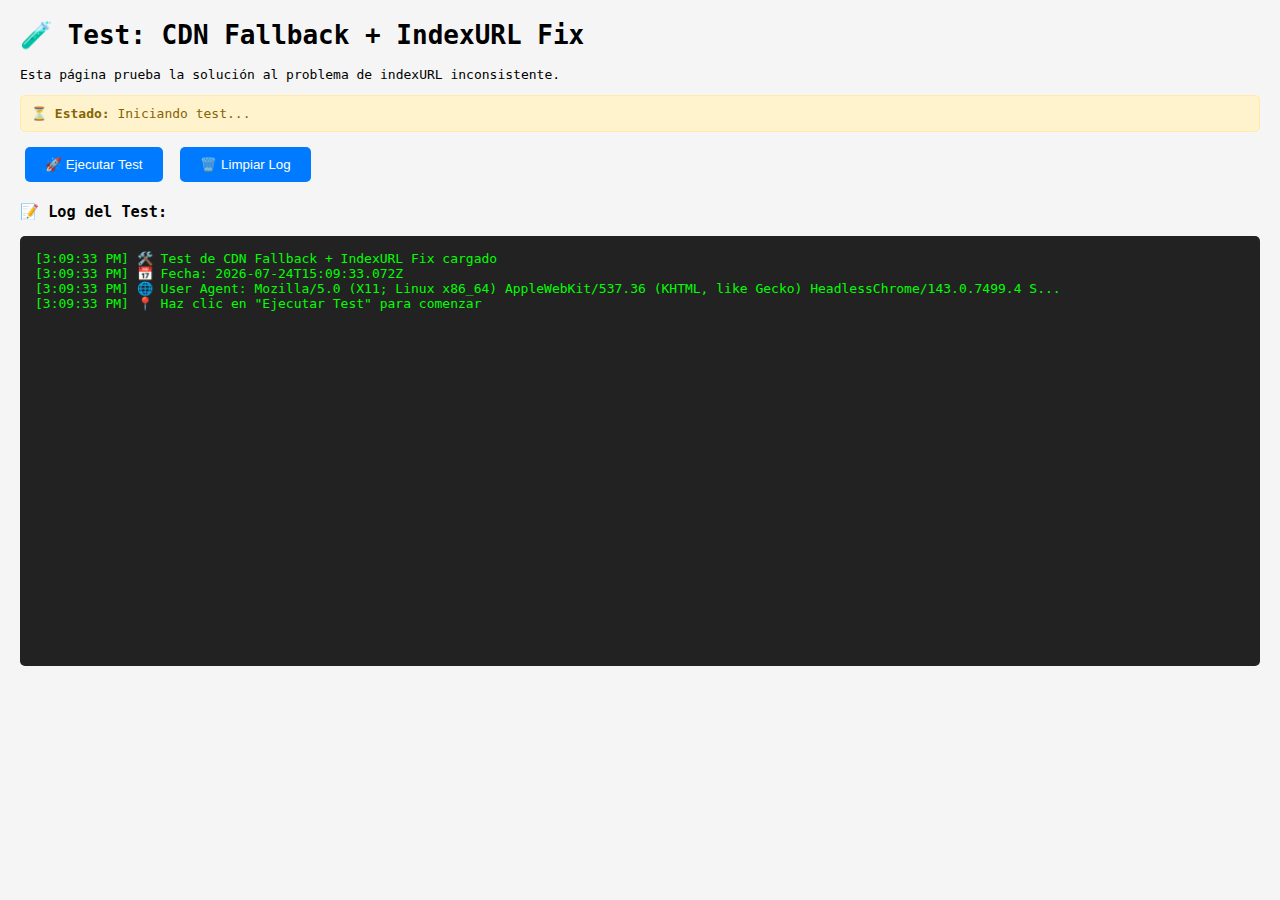
<file: Notebook_Architect/test/test-cdn-fallback.html>
<!DOCTYPE html>
<html lang="es">
<head>
    <meta charset="UTF-8">
    <meta name="viewport" content="width=device-width, initial-scale=1.0">
    <title>Test: CDN Fallback + IndexURL Fix</title>
    <style>
        body { font-family: monospace; margin: 20px; background: #f5f5f5; }
        .log { background: #222; color: #0f0; padding: 15px; border-radius: 5px; height: 400px; overflow-y: auto; }
        .status { padding: 10px; margin: 10px 0; border-radius: 5px; }
        .success { background: #d4edda; border: 1px solid #c3e6cb; color: #155724; }
        .error { background: #f8d7da; border: 1px solid #f5c6cb; color: #721c24; }
        .warning { background: #fff3cd; border: 1px solid #ffeaa7; color: #856404; }
        button { background: #007bff; color: white; border: none; padding: 10px 20px; border-radius: 5px; margin: 5px; cursor: pointer; }
    </style>
</head>
<body>
    <h1>🧪 Test: CDN Fallback + IndexURL Fix</h1>
    <p>Esta página prueba la solución al problema de indexURL inconsistente.</p>

    <div id="status" class="status warning">
        <strong>⏳ Estado:</strong> Iniciando test...
    </div>

    <button onclick="runTest()">🚀 Ejecutar Test</button>
    <button onclick="clearLog()">🗑️ Limpiar Log</button>

    <h3>📝 Log del Test:</h3>
    <div id="log" class="log"></div>

    <script>
        // Simulación de múltiples CDNs
        const pyodideCDNs = [
            'https://cdn.pyodide.org/v0.24.1/full/pyodide.js',      // Fallará
            'https://cdn.jsdelivr.net/pyodide/v0.24.1/full/pyodide.js', // Funcionará
            'https://unpkg.com/pyodide@0.24.1/pyodide.js'           // Backup
        ];

        function log(message, type = 'info') {
            const logDiv = document.getElementById('log');
            const time = new Date().toLocaleTimeString();
            const color = type === 'error' ? '#f44' : type === 'success' ? '#4f4' : type === 'warning' ? '#fa0' : '#0f0';
            logDiv.innerHTML += `<div style="color: ${color}">[${time}] ${message}</div>`;
            logDiv.scrollTop = logDiv.scrollHeight;
        }

        function updateStatus(message, type) {
            const statusDiv = document.getElementById('status');
            statusDiv.className = `status ${type}`;
            statusDiv.innerHTML = `<strong>${type === 'success' ? '✅' : type === 'error' ? '❌' : '⏳'} Estado:</strong> ${message}`;
        }

        function clearLog() {
            document.getElementById('log').innerHTML = '';
        }

        // Test de carga con fallback
        async function loadPyodideWithFallback() {
            let pyodideLoaded = false;
            let successfulCDN = null;

            for (let index = 0; index < pyodideCDNs.length; index++) {
                const url = pyodideCDNs[index];
                const cdnName = url.includes('jsdelivr') ? 'JSDelivr' : 
                               url.includes('unpkg') ? 'UNPKG' : 'Pyodide CDN';

                log(`📡 Probando CDN ${index + 1}/3: ${cdnName}`, 'info');
                log(`🔗 URL: ${url}`, 'info');

                try {
                    await new Promise((resolve, reject) => {
                        const script = document.createElement('script');
                        script.src = url;

                        const timeoutId = setTimeout(() => {
                            script.remove();
                            reject(new Error('Timeout de 10 segundos'));
                        }, 10000);

                        script.onload = () => {
                            clearTimeout(timeoutId);
                            log(`✅ ${cdnName}: Script cargado exitosamente`, 'success');

                            if (typeof loadPyodide === 'function') {
                                log(`✅ ${cdnName}: loadPyodide disponible`, 'success');
                                pyodideLoaded = true;
                                successfulCDN = url;
                                
                                // Guardar CDN exitoso (simulando el comportamiento real)
                                window.successfulPyodideCDN = url;
                                log(`🎯 CDN exitoso guardado: ${url}`, 'success');
                                resolve();
                            } else {
                                reject(new Error('loadPyodide no disponible'));
                            }
                        };

                        script.onerror = (event) => {
                            clearTimeout(timeoutId);
                            log(`❌ ${cdnName}: Error de carga (net::ERR_NAME_NOT_RESOLVED)`, 'error');
                            reject(new Error('Error de red'));
                        };

                        document.head.appendChild(script);
                    });

                    // Si llegamos aquí, el CDN funcionó
                    break;

                } catch (error) {
                    log(`⚠️ ${cdnName}: ${error.message}`, 'warning');
                    if (index === pyodideCDNs.length - 1) {
                        throw new Error('Todos los CDNs fallaron');
                    }
                }
            }

            return { pyodideLoaded, successfulCDN };
        }

        // Test de indexURL correcto
        function getCorrectIndexURL(successfulCDN) {
            log('\n🎯 Determinando indexURL correcto...', 'info');

            let indexURL = "https://cdn.pyodide.org/v0.24.1/full/"; // Default

            if (successfulCDN) {
                log(`📍 CDN exitoso: ${successfulCDN}`, 'info');

                if (successfulCDN.includes('jsdelivr.net')) {
                    indexURL = "https://cdn.jsdelivr.net/pyodide/v0.24.1/full/";
                    log(`🎯 JSDelivr detectado, indexURL: ${indexURL}`, 'success');
                } else if (successfulCDN.includes('unpkg.com')) {
                    indexURL = "https://unpkg.com/pyodide@0.24.1/";
                    log(`🎯 UNPKG detectado, indexURL: ${indexURL}`, 'success');
                } else {
                    indexURL = "https://cdn.pyodide.org/v0.24.1/full/";
                    log(`🎯 Pyodide CDN detectado, indexURL: ${indexURL}`, 'success');
                }
            } else {
                log(`⚠️ CDN exitoso no detectado, usando por defecto: ${indexURL}`, 'warning');
            }

            return indexURL;
        }

        // Test de inicialización simulada
        async function simulatePyodideInit(indexURL) {
            log('\n🚀 Simulando inicialización de Pyodide...', 'info');
            log(`📦 indexURL utilizado: ${indexURL}`, 'info');

            try {
                if (typeof loadPyodide === 'undefined') {
                    throw new Error('loadPyodide no está disponible');
                }

                log('⏳ Llamando loadPyodide() con indexURL correcto...', 'info');
                
                // Simulación (no llamamos realmente a loadPyodide para evitar descargas)
                log('✅ Simulación: loadPyodide() exitoso', 'success');
                log('✅ Simulación: pyodide.asm.wasm cargado desde CDN correcto', 'success');
                log('✅ Simulación: python_stdlib.zip cargado desde CDN correcto', 'success');
                log('✅ Simulación: Pyodide completamente inicializado', 'success');

                return true;
            } catch (error) {
                log(`❌ Error en inicialización: ${error.message}`, 'error');
                return false;
            }
        }

        // Test principal
        async function runTest() {
            clearLog();
            log('🧪 INICIANDO TEST DE CDN FALLBACK + INDEXURL FIX\n', 'info');
            updateStatus('Ejecutando test...', 'warning');

            try {
                // Paso 1: Cargar Pyodide con fallback
                log('📋 PASO 1: Cargar script pyodide.js con fallback', 'info');
                const { pyodideLoaded, successfulCDN } = await loadPyodideWithFallback();

                if (!pyodideLoaded) {
                    throw new Error('No se pudo cargar Pyodide desde ningún CDN');
                }

                // Paso 2: Determinar indexURL correcto
                log('\n📋 PASO 2: Determinar indexURL correcto', 'info');
                const indexURL = getCorrectIndexURL(successfulCDN);

                // Paso 3: Simular inicialización
                log('\n📋 PASO 3: Inicializar Pyodide con indexURL correcto', 'info');
                const initSuccess = await simulatePyodideInit(indexURL);

                if (initSuccess) {
                    log('\n🎉 TEST EXITOSO: Problema de indexURL solucionado', 'success');
                    updateStatus('Test completado exitosamente', 'success');
                } else {
                    throw new Error('Falló la inicialización');
                }

            } catch (error) {
                log(`\n❌ TEST FALLIDO: ${error.message}`, 'error');
                updateStatus(`Test fallido: ${error.message}`, 'error');
            }
        }

        // Log inicial
        log('🛠️ Test de CDN Fallback + IndexURL Fix cargado', 'info');
        log('📅 Fecha: ' + new Date().toISOString(), 'info');
        log('🌐 User Agent: ' + navigator.userAgent.substring(0, 100) + '...', 'info');
        log('📍 Haz clic en "Ejecutar Test" para comenzar\n', 'info');
    </script>
</body>
</html>
</file>
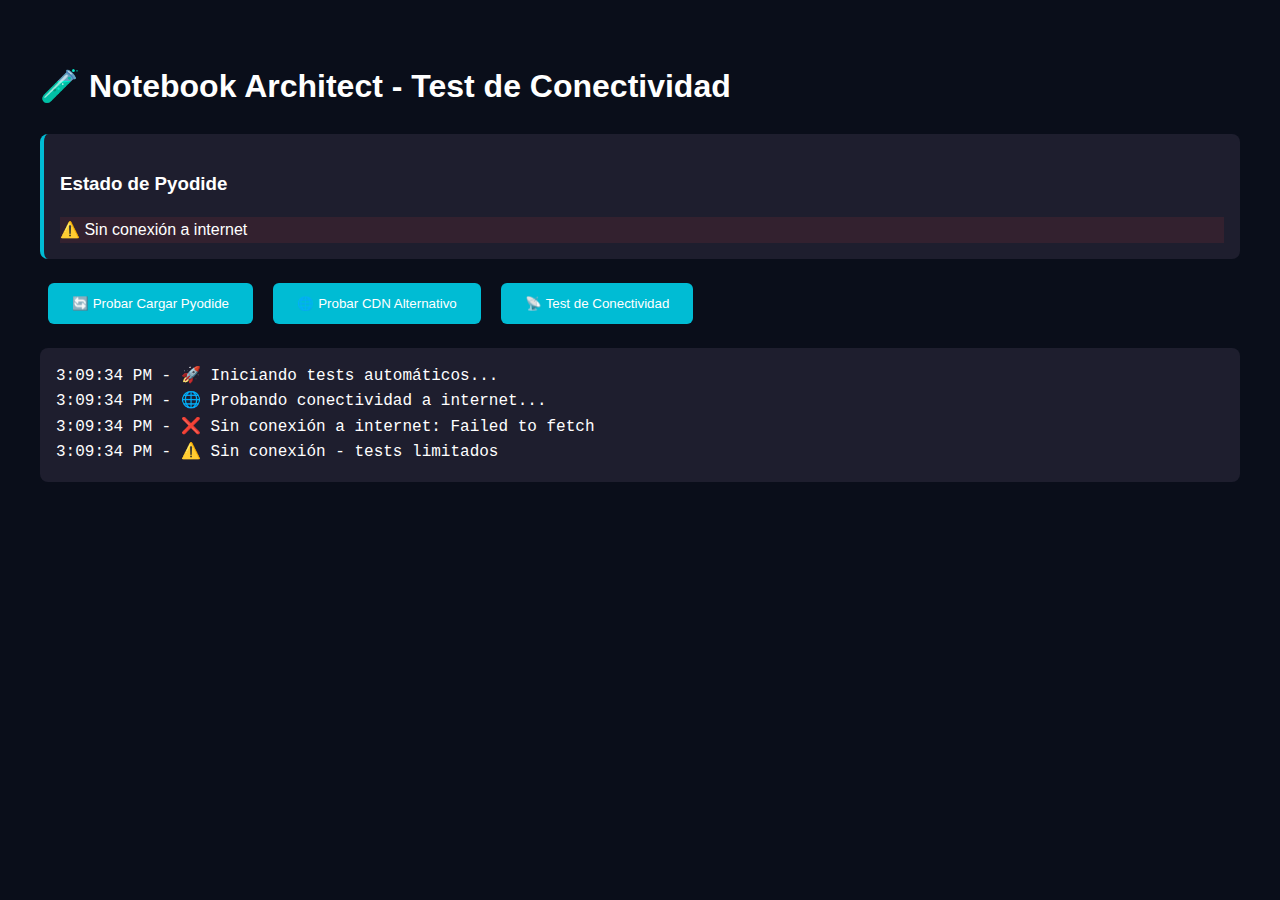
<file: Notebook_Architect/test/test-pyodide.html>
<!DOCTYPE html>
<html lang="es">
<head>
    <meta charset="UTF-8">
    <meta name="viewport" content="width=device-width, initial-scale=1.0">
    <title>Notebook Architect - Test</title>
    <style>
        body {
            font-family: 'Segoe UI', sans-serif;
            background: #0a0e1a;
            color: white;
            padding: 2rem;
            line-height: 1.6;
        }
        .status {
            background: #1e1e2e;
            padding: 1rem;
            border-radius: 8px;
            margin: 1rem 0;
            border-left: 4px solid #00bcd4;
        }
        .error {
            border-left-color: #f44336;
            background: rgba(244, 67, 54, 0.1);
        }
        .success {
            border-left-color: #4caf50;
            background: rgba(76, 175, 80, 0.1);
        }
        button {
            background: #00bcd4;
            border: none;
            color: white;
            padding: 0.8rem 1.5rem;
            border-radius: 6px;
            cursor: pointer;
            margin: 0.5rem;
        }
        button:hover {
            background: #0097a7;
        }
        #output {
            background: #1e1e2e;
            padding: 1rem;
            border-radius: 8px;
            margin: 1rem 0;
            font-family: 'Courier New', monospace;
            white-space: pre-wrap;
        }
    </style>
</head>
<body>
    <h1>🧪 Notebook Architect - Test de Conectividad</h1>
    
    <div class="status">
        <h3>Estado de Pyodide</h3>
        <div id="pyodide-status">Verificando...</div>
    </div>
    
    <button onclick="testPyodideLoad()">🔄 Probar Cargar Pyodide</button>
    <button onclick="testAlternativeCDN()">🌐 Probar CDN Alternativo</button>
    <button onclick="testConnectivity()">📡 Test de Conectividad</button>
    
    <div id="output"></div>
    
    <script>
        const output = document.getElementById('output');
        const status = document.getElementById('pyodide-status');
        
        function log(message) {
            console.log(message);
            output.textContent += new Date().toLocaleTimeString() + ' - ' + message + '\n';
        }
        
        function updateStatus(message, type = 'status') {
            status.innerHTML = message;
            status.className = type;
        }
        
        async function testConnectivity() {
            log('🌐 Probando conectividad a internet...');
            
            try {
                const response = await fetch('https://httpbin.org/get', { method: 'HEAD' });
                if (response.ok) {
                    log('✅ Conectividad a internet: OK');
                    return true;
                } else {
                    log('❌ Problema de conectividad');
                    return false;
                }
            } catch (error) {
                log('❌ Sin conexión a internet: ' + error.message);
                return false;
            }
        }
        
        async function testPyodideLoad() {
            log('🐍 Probando cargar Pyodide v0.24.1...');
            updateStatus('Cargando Pyodide...', 'status');
            
            try {
                // Intentar cargar el script
                const script = document.createElement('script');
                script.src = 'https://cdn.pyodide.org/v0.24.1/full/pyodide.js';
                
                const loadPromise = new Promise((resolve, reject) => {
                    script.onload = resolve;
                    script.onerror = reject;
                    setTimeout(() => reject(new Error('Timeout cargando Pyodide')), 30000);
                });
                
                document.head.appendChild(script);
                await loadPromise;
                
                log('✅ Script de Pyodide cargado');
                
                // Intentar inicializar
                if (typeof loadPyodide !== 'undefined') {
                    log('🔄 Inicializando Pyodide...');
                    const pyodide = await loadPyodide();
                    log('✅ Pyodide inicializado correctamente');
                    updateStatus('✅ Pyodide funcionando correctamente', 'success');
                    
                    // Probar ejecutar código simple
                    const result = pyodide.runPython('2 + 2');
                    log('🧮 Prueba de código: 2 + 2 = ' + result);
                    
                } else {
                    throw new Error('loadPyodide no está disponible');
                }
                
            } catch (error) {
                log('❌ Error cargando Pyodide: ' + error.message);
                updateStatus('❌ Error: ' + error.message, 'error');
            }
        }
        
        async function testAlternativeCDN() {
            log('🔄 Probando CDN alternativo de Pyodide...');
            
            // Limpiar scripts anteriores
            const oldScripts = document.querySelectorAll('script[src*="pyodide"]');
            oldScripts.forEach(script => script.remove());
            
            try {
                const script = document.createElement('script');
                script.src = 'https://cdn.jsdelivr.net/pyodide/v0.24.1/full/pyodide.js';
                
                const loadPromise = new Promise((resolve, reject) => {
                    script.onload = resolve;
                    script.onerror = reject;
                    setTimeout(() => reject(new Error('Timeout')), 20000);
                });
                
                document.head.appendChild(script);
                await loadPromise;
                
                log('✅ CDN alternativo funcionando');
                
                if (typeof loadPyodide !== 'undefined') {
                    const pyodide = await loadPyodide();
                    log('✅ Pyodide cargado desde CDN alternativo');
                    updateStatus('✅ CDN alternativo funciona', 'success');
                }
                
            } catch (error) {
                log('❌ CDN alternativo falló: ' + error.message);
                updateStatus('❌ CDN alternativo falló', 'error');
            }
        }
        
        // Auto-test al cargar
        document.addEventListener('DOMContentLoaded', () => {
            log('🚀 Iniciando tests automáticos...');
            testConnectivity().then(connected => {
                if (connected) {
                    setTimeout(testPyodideLoad, 1000);
                } else {
                    log('⚠️ Sin conexión - tests limitados');
                    updateStatus('⚠️ Sin conexión a internet', 'error');
                }
            });
        });
    </script>
</body>
</html>
</file>
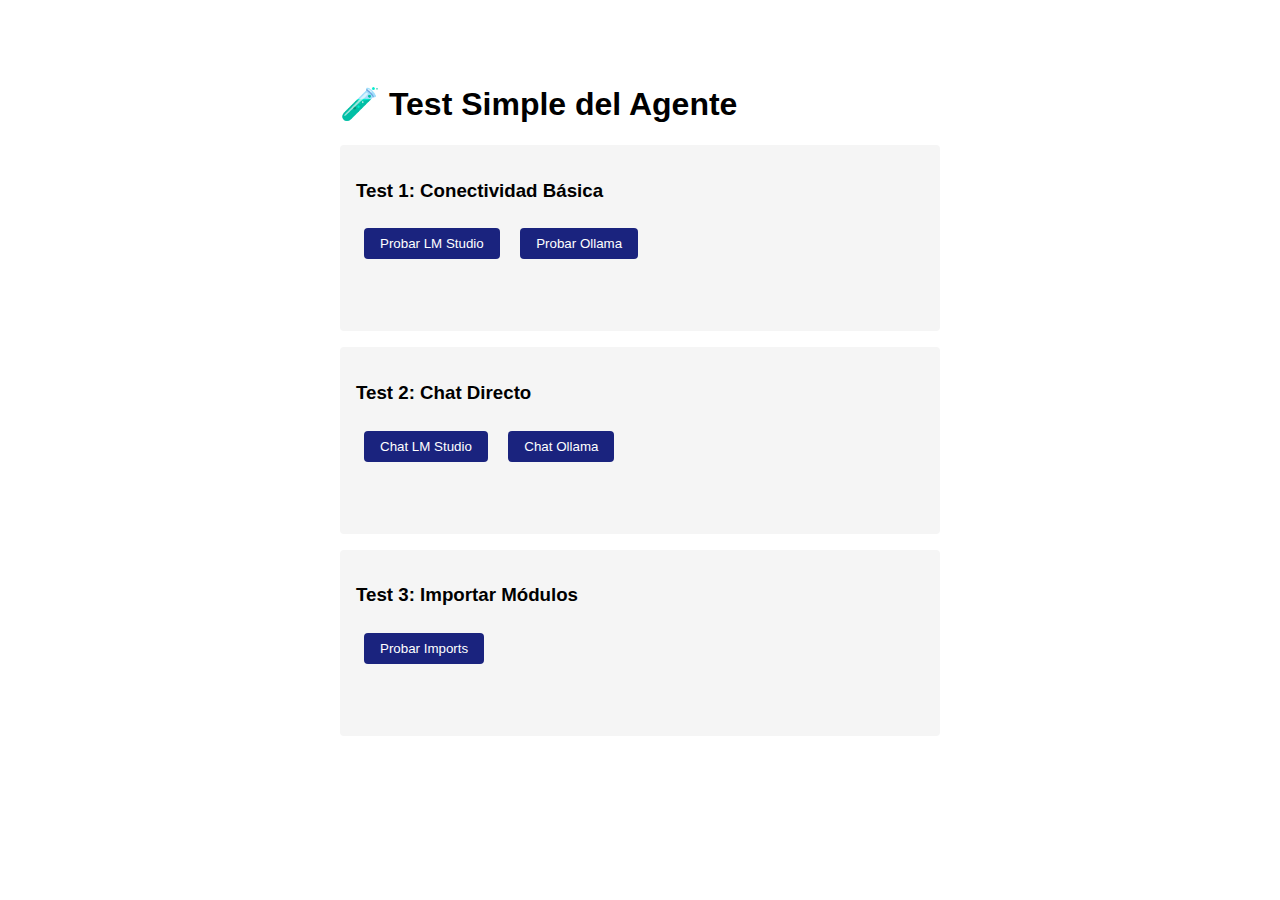
<file: Notebook_Architect/test/test-simple.html>
<!DOCTYPE html>
<html lang="es">
<head>
    <meta charset="UTF-8">
    <meta name="viewport" content="width=device-width, initial-scale=1.0">
    <title>Test Simple - Agente</title>
    <style>
        body { font-family: Arial, sans-serif; max-width: 600px; margin: 2rem auto; padding: 2rem; }
        .test-area { background: #f5f5f5; padding: 1rem; margin: 1rem 0; border-radius: 4px; }
        button { background: #1a237e; color: white; border: none; padding: 0.5rem 1rem; margin: 0.5rem; border-radius: 4px; }
        .result { margin-top: 1rem; padding: 1rem; border-radius: 4px; white-space: pre-wrap; }
        .success { background: #e8f5e8; border: 1px solid #4caf50; }
        .error { background: #fee; border: 1px solid #f44336; }
    </style>
</head>
<body>
    <h1>🧪 Test Simple del Agente</h1>
    
    <div class="test-area">
        <h3>Test 1: Conectividad Básica</h3>
        <button onclick="testLMStudio()">Probar LM Studio</button>
        <button onclick="testOllama()">Probar Ollama</button>
        <div id="connectivity-result" class="result"></div>
    </div>

    <div class="test-area">
        <h3>Test 2: Chat Directo</h3>
        <button onclick="testLMStudioChat()">Chat LM Studio</button>
        <button onclick="testOllamaChat()">Chat Ollama</button>
        <div id="chat-result" class="result"></div>
    </div>

    <div class="test-area">
        <h3>Test 3: Importar Módulos</h3>
        <button onclick="testModules()">Probar Imports</button>
        <div id="modules-result" class="result"></div>
    </div>

    <script>
        async function testLMStudio() {
            const result = document.getElementById('connectivity-result');
            result.textContent = 'Probando LM Studio...';
            result.className = 'result';

            try {
                const response = await fetch('http://localhost:1234/v1/models');
                if (response.ok) {
                    const data = await response.json();
                    result.textContent = `✅ LM Studio OK: ${data.data.length} modelos disponibles`;
                    result.className = 'result success';
                } else {
                    result.textContent = `❌ LM Studio error: ${response.status}`;
                    result.className = 'result error';
                }
            } catch (e) {
                result.textContent = `❌ Error: ${e.message}`;
                result.className = 'result error';
            }
        }

        async function testOllama() {
            const result = document.getElementById('connectivity-result');
            result.textContent = 'Probando Ollama...';
            result.className = 'result';

            try {
                const response = await fetch('http://localhost:11434/api/version');
                if (response.ok) {
                    const data = await response.json();
                    result.textContent = `✅ Ollama OK: versión ${data.version}`;
                    result.className = 'result success';
                } else {
                    result.textContent = `❌ Ollama error: ${response.status}`;
                    result.className = 'result error';
                }
            } catch (e) {
                result.textContent = `❌ Error: ${e.message}`;
                result.className = 'result error';
            }
        }

        async function testLMStudioChat() {
            const result = document.getElementById('chat-result');
            result.textContent = 'Enviando mensaje a LM Studio...';
            result.className = 'result';

            try {
                const response = await fetch('http://localhost:1234/v1/chat/completions', {
                    method: 'POST',
                    headers: { 'Content-Type': 'application/json' },
                    body: JSON.stringify({
                        model: 'phi-3-mini-4k-instruct',
                        messages: [{ role: 'user', content: 'Responde solo "OK TEST" para confirmar que funcionas.' }],
                        max_tokens: 10
                    })
                });

                if (response.ok) {
                    const data = await response.json();
                    const reply = data.choices?.[0]?.message?.content || 'Sin respuesta';
                    result.textContent = `✅ LM Studio responde: "${reply}"`;
                    result.className = 'result success';
                } else {
                    const errorText = await response.text();
                    result.textContent = `❌ Error ${response.status}: ${errorText}`;
                    result.className = 'result error';
                }
            } catch (e) {
                result.textContent = `❌ Error: ${e.message}`;
                result.className = 'result error';
            }
        }

        async function testOllamaChat() {
            const result = document.getElementById('chat-result');
            result.textContent = 'Enviando mensaje a Ollama...';
            result.className = 'result';

            try {
                const response = await fetch('http://localhost:11434/api/chat', {
                    method: 'POST',
                    headers: { 'Content-Type': 'application/json' },
                    body: JSON.stringify({
                        model: 'llama3.2',
                        messages: [{ role: 'user', content: 'Responde solo "OK TEST" para confirmar que funcionas.' }],
                        stream: false
                    })
                });

                if (response.ok) {
                    const data = await response.json();
                    const reply = data.message?.content || 'Sin respuesta';
                    result.textContent = `✅ Ollama responde: "${reply}"`;
                    result.className = 'result success';
                } else {
                    const errorText = await response.text();
                    result.textContent = `❌ Error ${response.status}: ${errorText}`;
                    result.className = 'result error';
                }
            } catch (e) {
                result.textContent = `❌ Error: ${e.message}`;
                result.className = 'result error';
            }
        }

        async function testModules() {
            const result = document.getElementById('modules-result');
            result.textContent = 'Probando importación de módulos...';
            result.className = 'result';

            try {
                // Simular la importación de módulos como en la app principal
                const { setupAPI, getAvailableEndpoints, sendMessageToAgent } = await import('./scripts/api.js');
                
                const endpoints = getAvailableEndpoints();
                result.textContent = `✅ Módulos importados correctamente\nEndpoints disponibles: ${endpoints.map(e => e.name).join(', ')}`;
                result.className = 'result success';

                // Probar función de envío de mensaje
                console.log('Probando sendMessageToAgent...');
                const testReply = await sendMessageToAgent('Test', 0);
                result.textContent += `\n\nPrueba de sendMessageToAgent: ${testReply}`;
                
            } catch (e) {
                result.textContent = `❌ Error importando módulos: ${e.message}`;
                result.className = 'result error';
                console.error('Error importando:', e);
            }
        }

        // Ejecutar pruebas automáticamente
        window.addEventListener('load', () => {
            console.log('🧪 Test Simple cargado');
        });
    </script>
</body>
</html>
</file>
